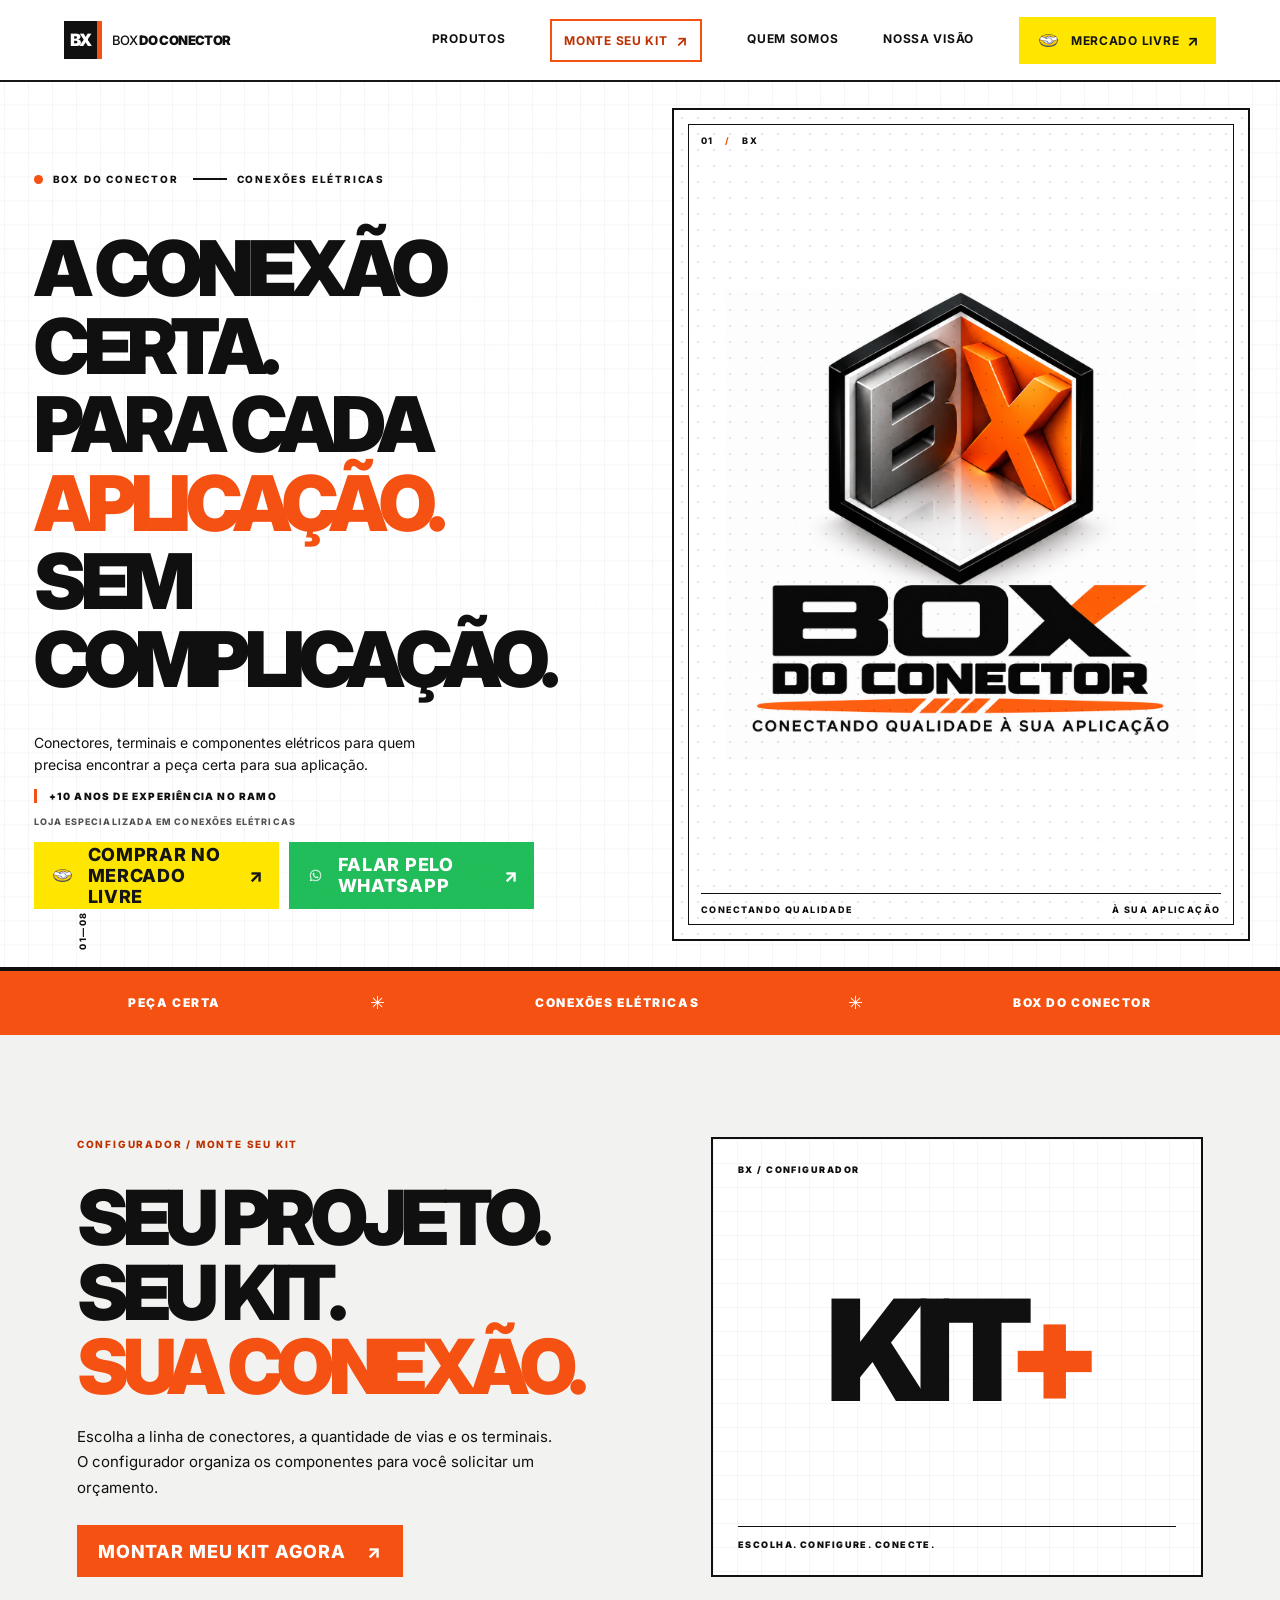
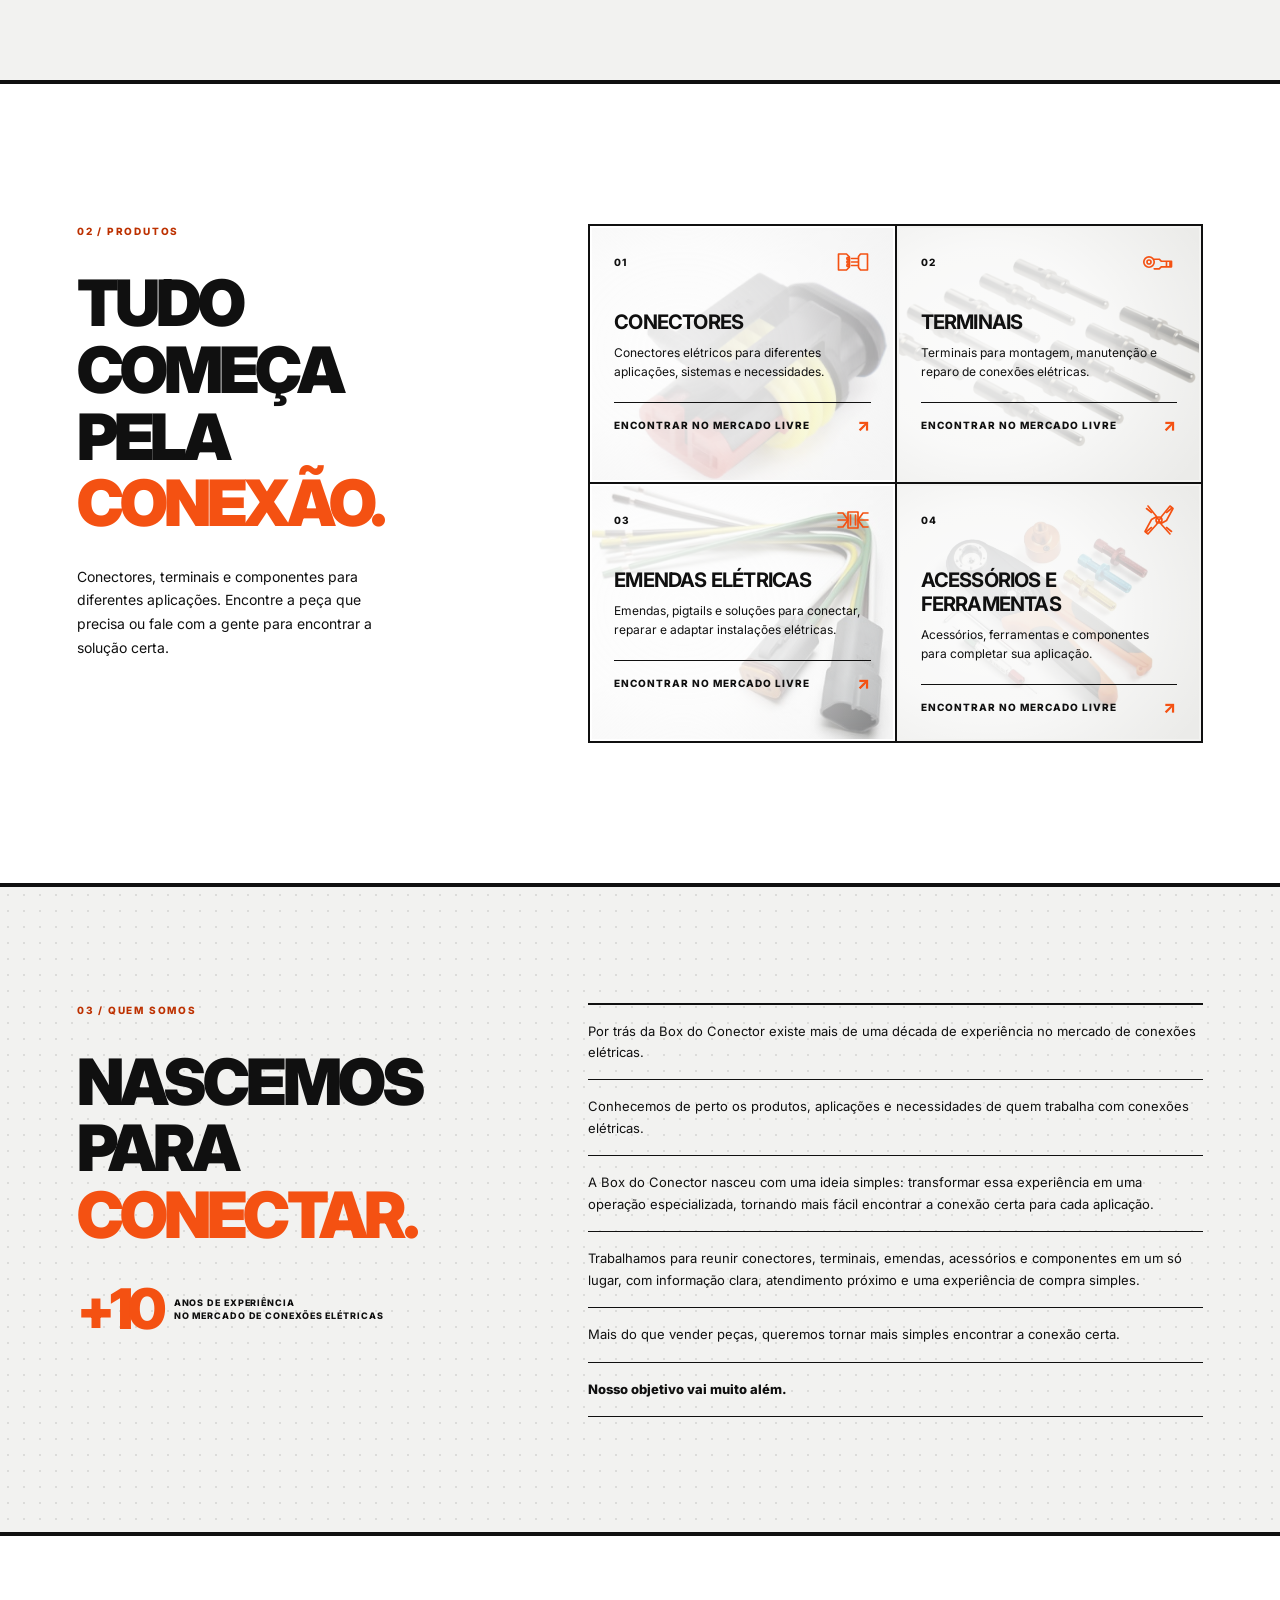
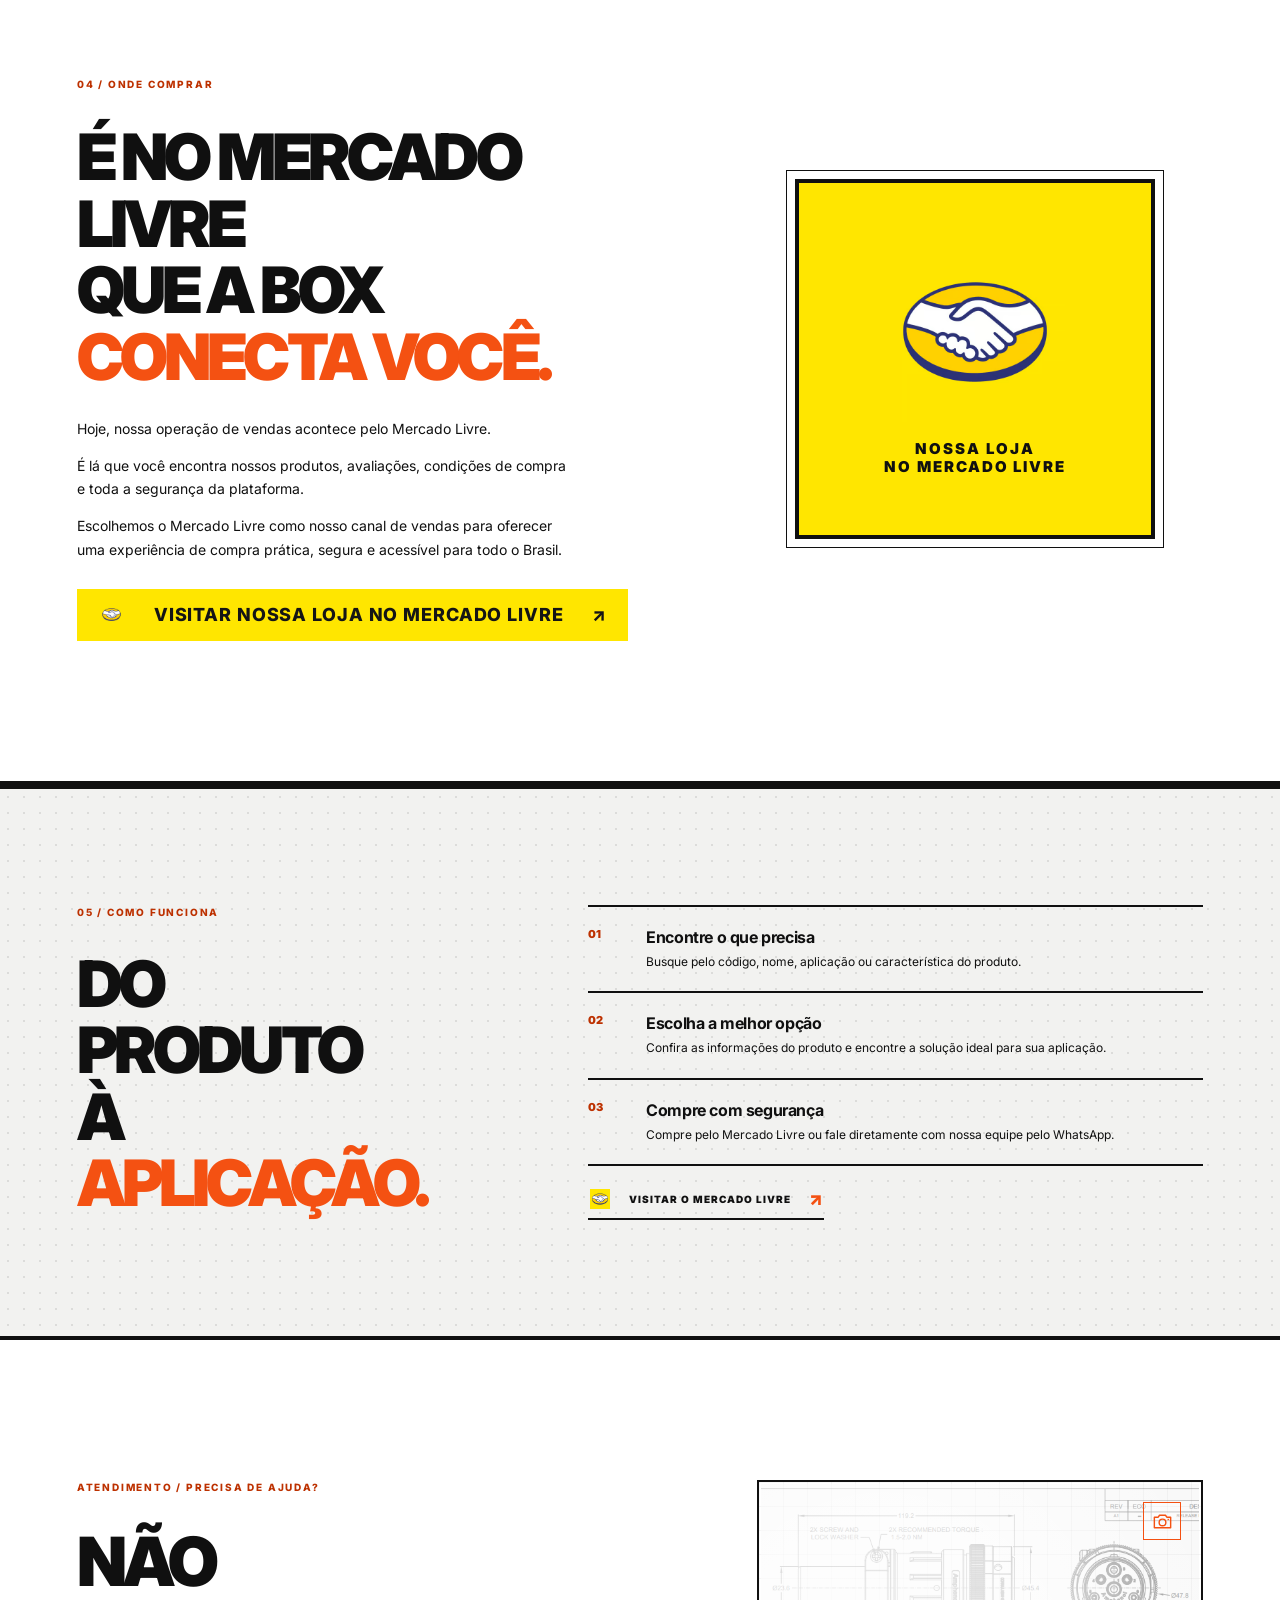
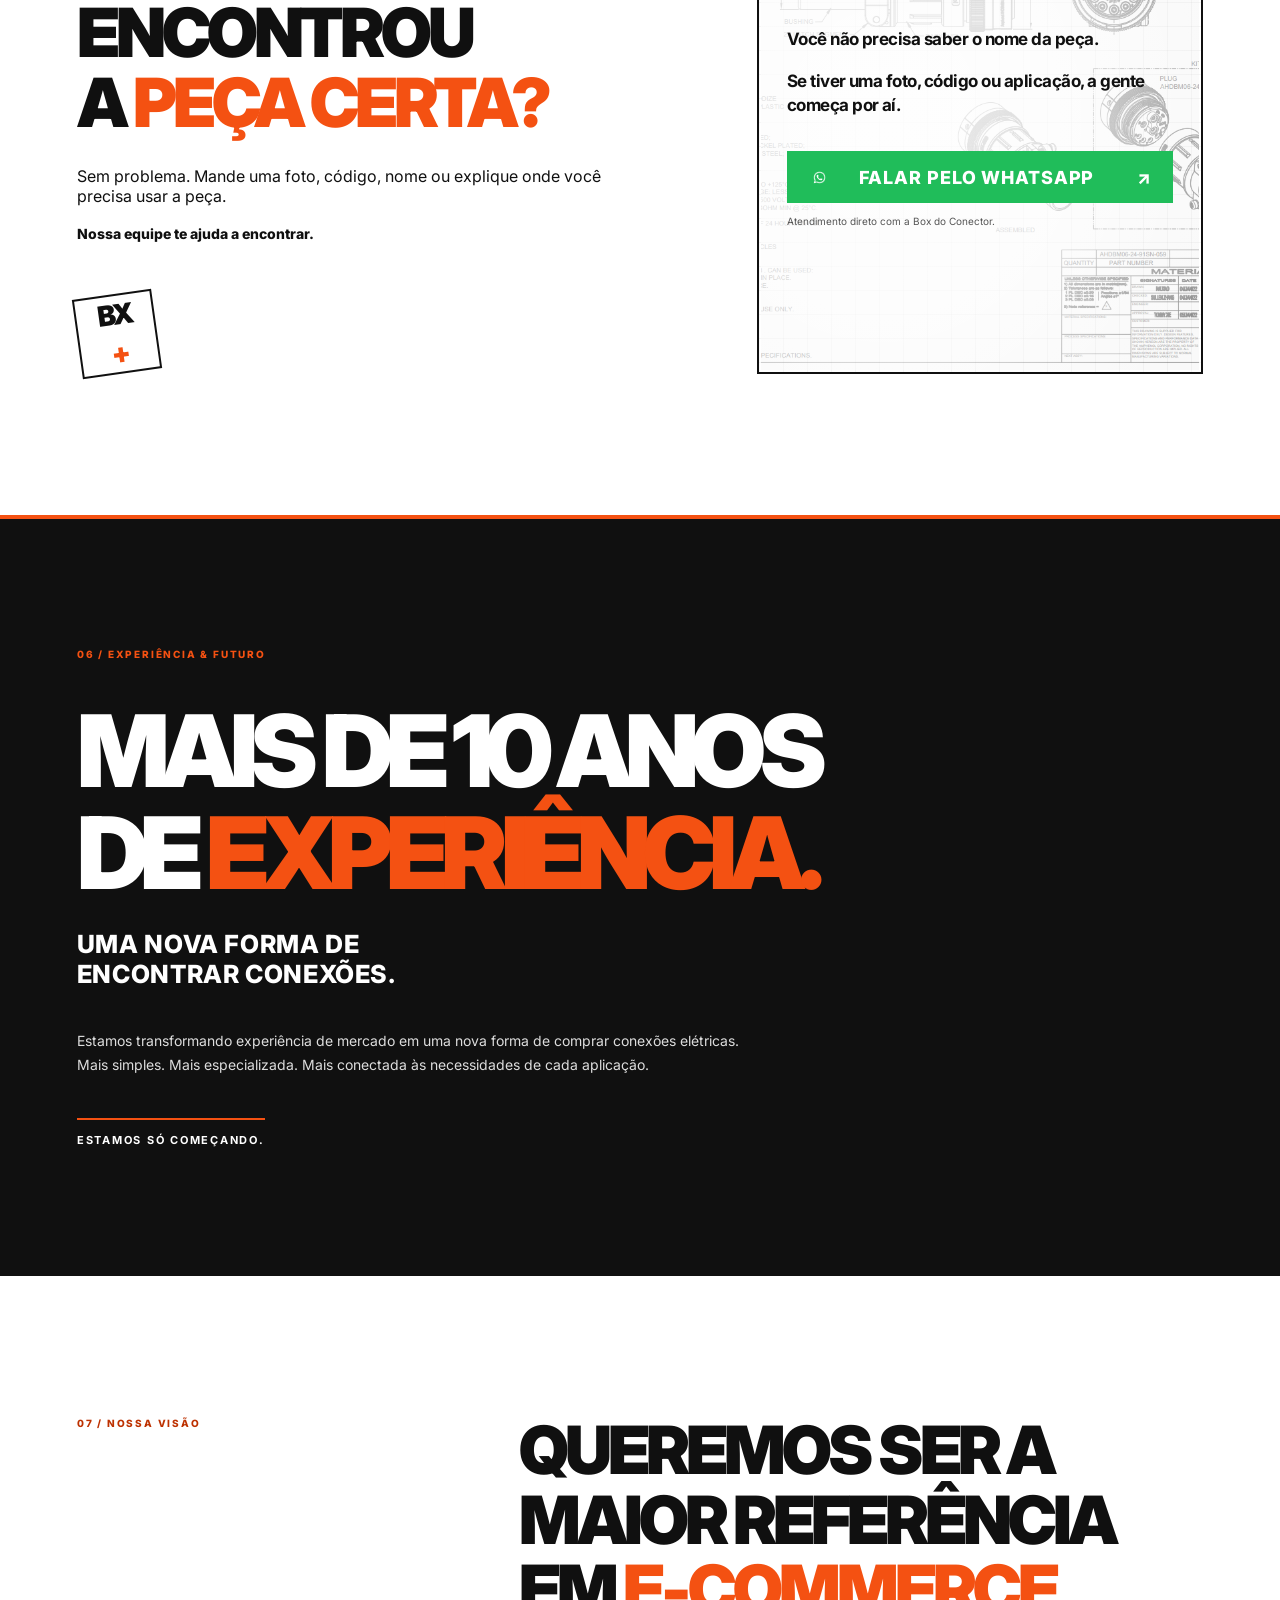
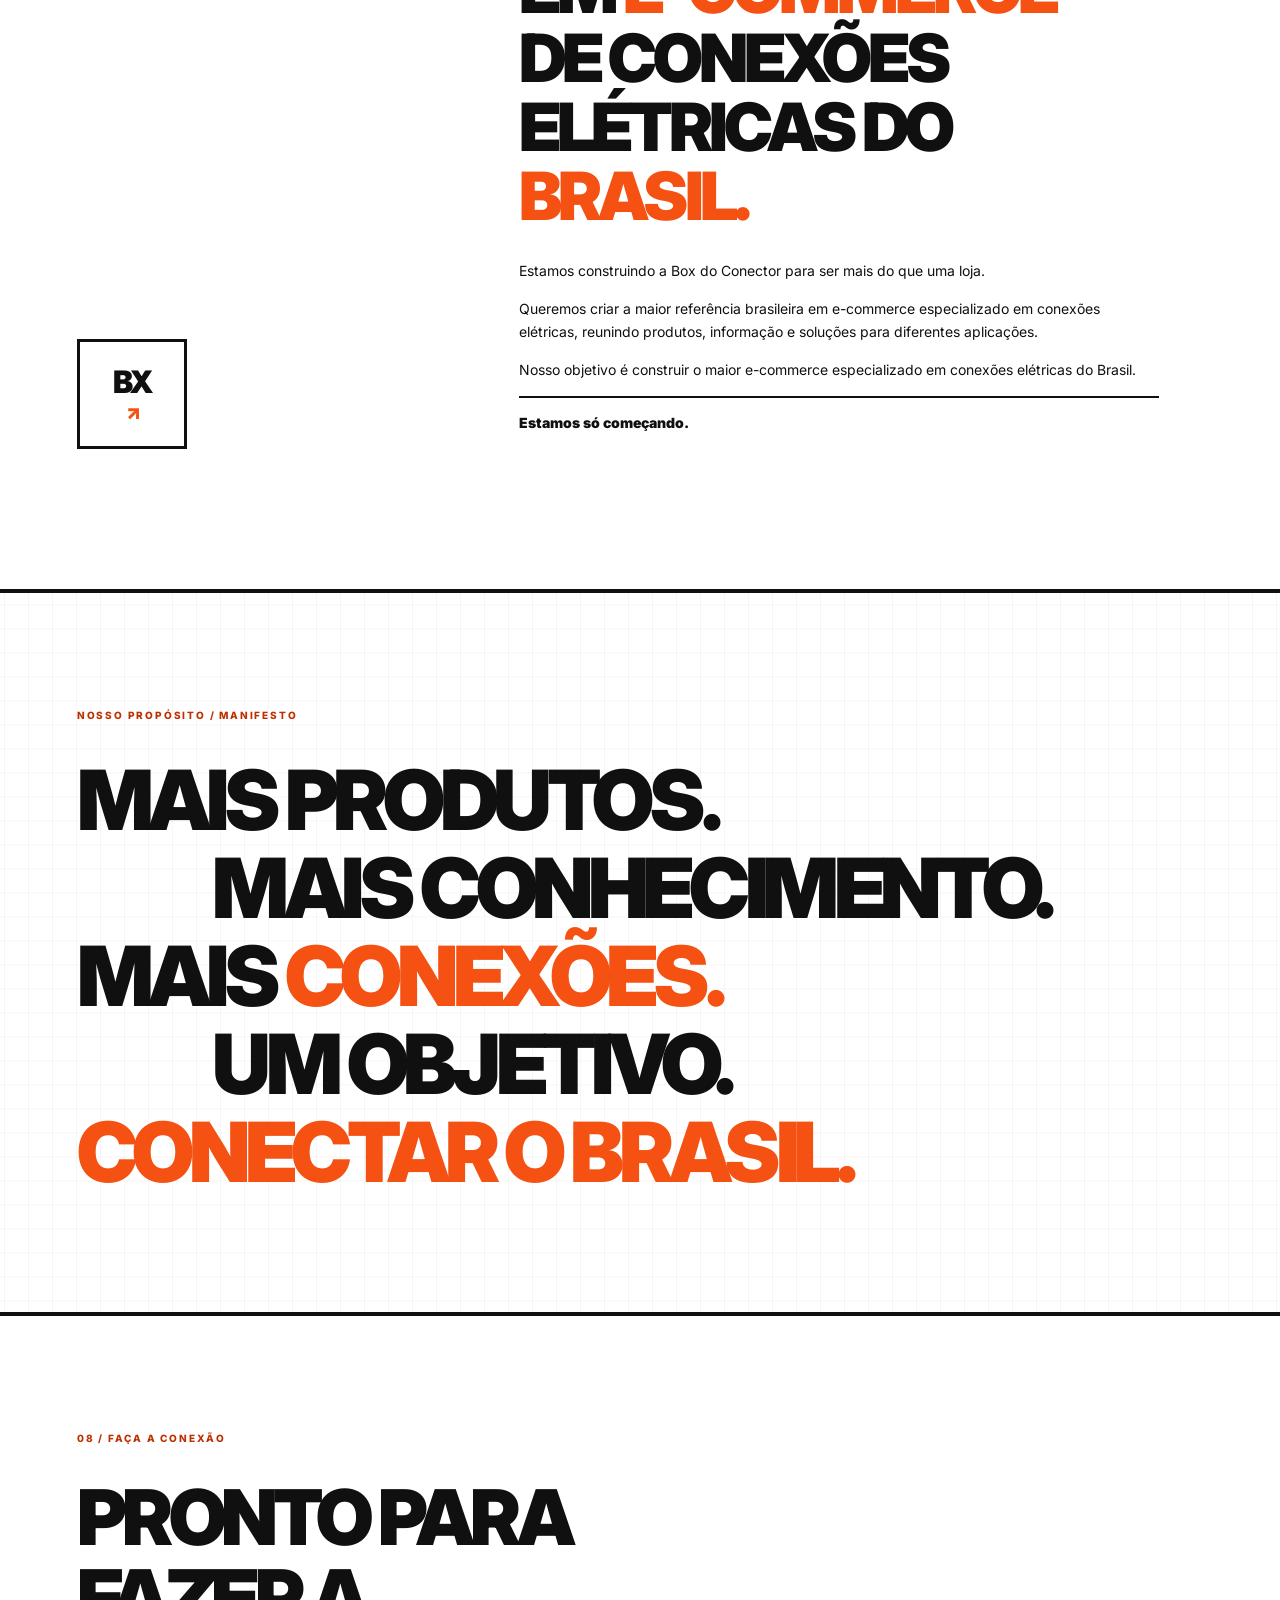
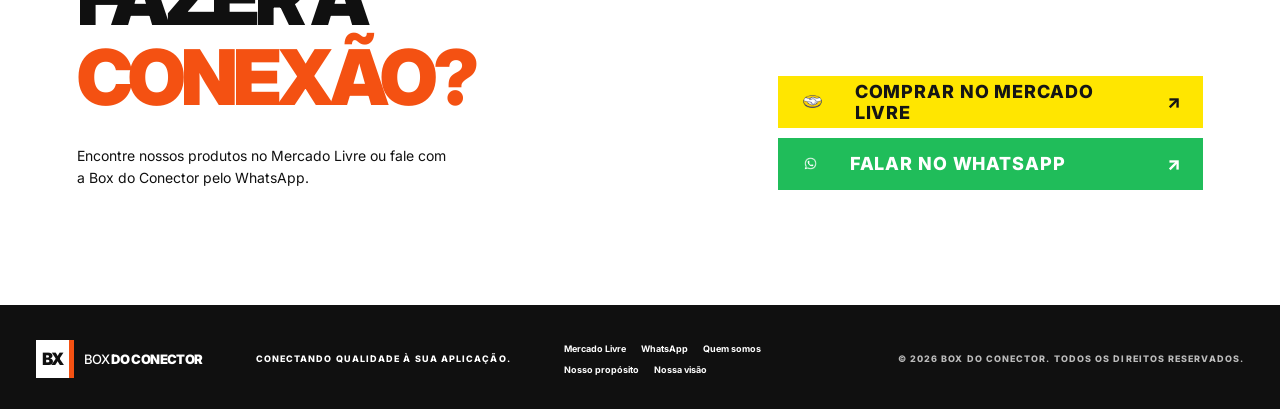
<file: index.html>
<!doctype html>
<html lang="pt-BR">
  <head>
    <meta charset="utf-8" />
    <meta name="viewport" content="width=device-width, initial-scale=1" />
    <meta name="theme-color" content="#ffffff" />
    <meta name="description" content="Box do Conector: conectores, terminais e componentes elétricos. Mais de 10 anos de experiência no ramo de conexões elétricas." />
    <title>Box do Conector — Conectando qualidade à sua aplicação</title>
    <link rel="preconnect" href="https://fonts.googleapis.com" />
    <link rel="preconnect" href="https://fonts.gstatic.com" crossorigin />
    <link href="https://fonts.googleapis.com/css2?family=Inter:wght@400;500;600;700;800;900&display=swap" rel="stylesheet" />
    <link rel="stylesheet" href="styles.css" />
    <script src="config.js" defer></script>
    <script src="script.js" defer></script>
  </head>
  <body>
    <a class="skip-link" href="#conteudo">Pular para o conteúdo</a>
    <header class="site-header">
      <a class="brand" href="#inicio" aria-label="Box do Conector, início">
        <span class="brand-mark" aria-hidden="true">BX</span>
        <span class="brand-name">BOX <b>DO CONECTOR</b></span>
      </a>
      <button class="menu-toggle" type="button" aria-expanded="false" aria-controls="site-nav">
        <span class="menu-icon" aria-hidden="true"></span><span class="menu-label">Menu</span>
      </button>
      <nav class="site-nav" id="site-nav" aria-label="Navegação principal">
        <a href="#produtos">Produtos</a>
        <a class="nav-kit-link" href="monte-seu-kit.html">Monte seu Kit <span aria-hidden="true">↗</span></a>
        <a href="#quem-somos">Quem somos</a>
        <a href="#visao">Nossa visão</a>
        <a class="nav-cta button-market external-link" data-destination="mercadoLivre" target="_blank" rel="noopener noreferrer"><img class="market-icon" src="mercado-livre.avif" alt="" /><span>Mercado Livre</span><span aria-hidden="true">↗</span></a>
      </nav>
    </header>

    <main id="conteudo">
      <section class="hero swiss-grid" id="inicio" aria-labelledby="hero-title">
        <div class="hero-copy">
          <p class="eyebrow"><span class="signal-dot"></span> BOX DO CONECTOR <span class="eyebrow-rule"></span> CONEXÕES ELÉTRICAS</p>
          <h1 id="hero-title">A CONEXÃO<br />CERTA.<br />PARA CADA<br /><span>APLICAÇÃO.</span><br />SEM<br />COMPLICAÇÃO.</h1>
          <div class="hero-bottom hero-bottom-stack">
            <p>Conectores, terminais e componentes elétricos para quem precisa encontrar a peça certa para sua aplicação.</p>
            <p class="experience-tag">+10 ANOS DE EXPERIÊNCIA NO RAMO</p>
            <p class="position-tag">LOJA ESPECIALIZADA EM CONEXÕES ELÉTRICAS</p>
            <div class="hero-actions">
              <a class="button button-market external-link" data-destination="mercadoLivre" target="_blank" rel="noopener noreferrer"><img class="market-icon" src="mercado-livre.avif" alt="" /><span>Comprar no Mercado Livre</span><span aria-hidden="true">↗</span></a>
              <a class="button button-whatsapp external-link" data-destination="whatsapp" target="_blank" rel="noopener noreferrer"><img class="whatsapp-icon" src="whatsapp.webp" alt="" /><span>Falar pelo WhatsApp</span><span aria-hidden="true">↗</span></a>
            </div>
          </div>
        </div>
        <div class="hero-art" aria-label="Logo Box do Conector">
          <div class="art-index">01 <span>/</span> BX</div>
          <img src="logo-box-do-conector.png" alt="Logo Box do Conector em laranja e preto" />
          <div class="art-caption"><span>CONECTANDO QUALIDADE</span><span>À SUA APLICAÇÃO</span></div>
        </div>
        <div class="hero-index" aria-hidden="true">01—08</div>
      </section>

      <section class="ticker" aria-label="Slogan da Box do Conector">
        <span>PEÇA CERTA</span><i aria-hidden="true">✳</i><span>CONEXÕES ELÉTRICAS</span><i aria-hidden="true">✳</i><span>BOX DO CONECTOR</span>
      </section>

      <section class="kit-feature" aria-labelledby="kit-feature-title">
        <div class="kit-feature-copy">
          <p class="section-number">CONFIGURADOR / MONTE SEU KIT</p>
          <h2 id="kit-feature-title">SEU PROJETO.<br />SEU KIT.<br /><span>SUA CONEXÃO.</span></h2>
          <p>Escolha a linha de conectores, a quantidade de vias e os terminais. O configurador organiza os componentes para você solicitar um orçamento.</p>
          <a class="button button-kit" href="monte-seu-kit.html"><span>Montar meu kit agora</span><span aria-hidden="true">↗</span></a>
        </div>
        <div class="kit-feature-aside" aria-hidden="true">
          <span class="kit-feature-index">BX / CONFIGURADOR</span>
          <span class="kit-feature-mark">KIT<span>+</span></span>
          <span class="kit-feature-caption">ESCOLHA. CONFIGURE. CONECTE.</span>
        </div>
      </section>

      <section class="section solutions" id="produtos" aria-labelledby="products-title">
        <div class="section-heading">
          <p class="section-number">02 / PRODUTOS</p>
          <h2 id="products-title">TUDO<br />COMEÇA<br />PELA<br /><span>CONEXÃO.</span></h2>
          <p class="section-intro">Conectores, terminais e componentes para diferentes aplicações. Encontre a peça que precisa ou fale com a gente para encontrar a solução certa.</p>
        </div>
        <div class="solution-grid">
          <article class="solution-card card-connectors">
            <span class="card-number">01</span><svg class="card-symbol symbol-connectors" viewBox="0 0 36 36" aria-hidden="true"><path d="M3.5 10h8l3 3v10l-3 3h-8z"/><circle cx="13" cy="14.5" r="1.15"/><circle cx="13" cy="18" r="1.15"/><circle cx="13" cy="21.5" r="1.15"/><path d="M32.5 10h-7l-2 2.5v11l2 2.5h7zM16.5 14.5h7M16.5 18h7M16.5 21.5h7"/></svg>
            <h3>Conectores</h3><p>Conectores elétricos para diferentes aplicações, sistemas e necessidades.</p><a class="external-link" data-destination="mercadoLivre" target="_blank" rel="noopener noreferrer">Encontrar no Mercado Livre <span aria-hidden="true">↗</span></a>
          </article>
          <article class="solution-card card-muted card-terminals">
            <span class="card-number">02</span><svg class="card-symbol symbol-terminal" viewBox="0 0 36 36" aria-hidden="true"><circle cx="8" cy="18" r="5.2"/><circle cx="8" cy="18" r="2"/><path d="M13.2 15.2h5l2 2h10.3v5.6H20.2l-2 2h-5M25.5 17.2v5.6M29 17.2v5.6"/></svg>
            <h3>Terminais</h3><p>Terminais para montagem, manutenção e reparo de conexões elétricas.</p><a class="external-link" data-destination="mercadoLivre" target="_blank" rel="noopener noreferrer">Encontrar no Mercado Livre <span aria-hidden="true">↗</span></a>
          </article>
          <article class="solution-card card-splices">
            <span class="card-number">03</span><svg class="card-symbol symbol-splice" viewBox="0 0 36 36" aria-hidden="true"><path d="M3 11h5l5 7-5 7H3M33 11h-5l-5 7 5 7h5"/><path d="M13 10h10v16H13zM3 18h10M23 18h10"/><path d="M15.5 13v10M20.5 13v10"/></svg>
            <h3>Emendas elétricas</h3><p>Emendas, pigtails e soluções para conectar, reparar e adaptar instalações elétricas.</p><a class="external-link" data-destination="mercadoLivre" target="_blank" rel="noopener noreferrer">Encontrar no Mercado Livre <span aria-hidden="true">↗</span></a>
          </article>
          <article class="solution-card card-muted card-tools">
            <span class="card-number">04</span><svg class="card-symbol symbol-crimper" viewBox="0 0 36 36" aria-hidden="true"><path d="m7 4 8.5 10.5 2.5 4 2.5-4L29 4l3 2.5-6.5 12L21 21M29 32l-8.5-9.5-2.5-4-2.5 4L7 32l-3-2.5 6.5-12L15 15"/><circle cx="18" cy="18" r="3"/><path d="m5.5 6.5 5 4M30.5 6.5l-5 4M5.5 29.5l5-4M30.5 29.5l-5-4"/></svg>
            <h3>Acessórios e ferramentas</h3><p>Acessórios, ferramentas e componentes para completar sua aplicação.</p><a class="external-link" data-destination="mercadoLivre" target="_blank" rel="noopener noreferrer">Encontrar no Mercado Livre <span aria-hidden="true">↗</span></a>
          </article>
        </div>
      </section>

      <section class="process swiss-dots" id="quem-somos" aria-labelledby="about-title">
        <div class="process-title">
          <p class="section-number">03 / QUEM SOMOS</p>
          <h2 id="about-title">NASCEMOS<br />PARA<br /><span>CONECTAR.</span></h2>
          <div class="experience-number"><strong>+10</strong><span>ANOS DE EXPERIÊNCIA<br />NO MERCADO DE CONEXÕES ELÉTRICAS</span></div>
        </div>
        <div class="about-copy">
          <p>Por trás da Box do Conector existe mais de uma década de experiência no mercado de conexões elétricas.</p>
          <p>Conhecemos de perto os produtos, aplicações e necessidades de quem trabalha com conexões elétricas.</p>
          <p>A Box do Conector nasceu com uma ideia simples: transformar essa experiência em uma operação especializada, tornando mais fácil encontrar a conexão certa para cada aplicação.</p>
          <p>Trabalhamos para reunir conectores, terminais, emendas, acessórios e componentes em um só lugar, com informação clara, atendimento próximo e uma experiência de compra simples.</p>
          <p>Mais do que vender peças, queremos tornar mais simples encontrar a conexão certa.</p>
          <p class="about-emphasis">Nosso objetivo vai muito além.</p>
        </div>
      </section>

      <section class="market section" id="mercado-livre" aria-labelledby="market-title">
        <div class="market-copy">
          <p class="section-number">04 / ONDE COMPRAR</p>
          <h2 id="market-title">É NO MERCADO LIVRE<br />QUE A BOX <span>CONECTA VOCÊ.</span></h2>
          <p>Hoje, nossa operação de vendas acontece pelo Mercado Livre.</p>
          <p>É lá que você encontra nossos produtos, avaliações, condições de compra e toda a segurança da plataforma.</p>
          <p>Escolhemos o Mercado Livre como nosso canal de vendas para oferecer uma experiência de compra prática, segura e acessível para todo o Brasil.</p>
          <a class="button button-market external-link" data-destination="mercadoLivre" target="_blank" rel="noopener noreferrer"><img class="market-icon" src="mercado-livre.avif" alt="" /><span>Visitar nossa loja no Mercado Livre</span><span aria-hidden="true">↗</span></a>
        </div>
        <div class="market-stamp"><img src="mercado-livre.avif" alt="Logo do Mercado Livre" /><span>NOSSA LOJA<br />NO MERCADO LIVRE</span></div>
      </section>

      <section class="process swiss-dots" id="processo" aria-labelledby="process-title">
        <div class="process-title">
          <p class="section-number">05 / COMO FUNCIONA</p>
          <h2 id="process-title">DO<br />PRODUTO<br />À<br /><span>APLICAÇÃO.</span></h2>
        </div>
        <div class="steps-wrap">
          <ol class="steps">
            <li><span>01</span><div><h3>Encontre o que precisa</h3><p>Busque pelo código, nome, aplicação ou característica do produto.</p></div></li>
            <li><span>02</span><div><h3>Escolha a melhor opção</h3><p>Confira as informações do produto e encontre a solução ideal para sua aplicação.</p></div></li>
            <li><span>03</span><div><h3>Compre com segurança</h3><p>Compre pelo Mercado Livre ou fale diretamente com nossa equipe pelo WhatsApp.</p></div></li>
          </ol>
          <a class="text-link external-link" data-destination="mercadoLivre" target="_blank" rel="noopener noreferrer"><img class="market-icon" src="mercado-livre.avif" alt="" />Visitar o Mercado Livre <span aria-hidden="true">↗</span></a>
        </div>
      </section>

      <section class="contact section" id="contato" aria-labelledby="contact-title">
        <div class="contact-aside">
          <p class="section-number">ATENDIMENTO / PRECISA DE AJUDA?</p>
          <h2 id="contact-title">NÃO ENCONTROU<br />A <span>PEÇA CERTA?</span></h2>
          <p>Sem problema. Mande uma foto, código, nome ou explique onde você precisa usar a peça.</p>
          <p class="contact-extra">Nossa equipe te ajuda a encontrar.</p>
          <div class="contact-stamp">BX<span>+</span></div>
        </div>
        <div class="whatsapp-panel">
          <span class="whatsapp-panel-mark" aria-hidden="true"><svg viewBox="0 0 24 24"><path d="M3.5 7.5h4l1.4-2h6.2l1.4 2h4v11h-17z"/><circle cx="12" cy="13" r="3.5"/><path d="M18 10h.01"/></svg></span>
          <p>Você não precisa saber o nome da peça.</p>
          <p>Se tiver uma foto, código ou aplicação, a gente começa por aí.</p>
          <a class="button button-whatsapp external-link" data-destination="whatsapp" target="_blank" rel="noopener noreferrer"><img class="whatsapp-icon" src="whatsapp.webp" alt="" /><span>Falar pelo WhatsApp</span><span aria-hidden="true">↗</span></a>
          <span class="form-note">Atendimento direto com a Box do Conector.</span>
        </div>
      </section>

      <section class="statement" aria-label="Experiência e futuro da marca">
        <p class="section-number">06 / EXPERIÊNCIA &amp; FUTURO</p>
        <h2>MAIS DE 10 ANOS<br />DE <span>EXPERIÊNCIA.</span></h2>
        <p class="statement-sub">UMA NOVA FORMA DE<br />ENCONTRAR CONEXÕES.</p>
        <p class="statement-copy">Estamos transformando experiência de mercado em uma nova forma de comprar conexões elétricas.<br />Mais simples. Mais especializada. Mais conectada às necessidades de cada aplicação.</p>
        <strong>ESTAMOS SÓ COMEÇANDO.</strong>
      </section>

      <section class="vision section" id="visao" aria-labelledby="vision-title">
        <div class="vision-label"><p class="section-number">07 / NOSSA VISÃO</p><span class="vision-symbol" aria-hidden="true">BX<br /><i>↗</i></span></div>
        <div class="vision-copy">
          <h2 id="vision-title">QUEREMOS SER A<br />MAIOR REFERÊNCIA<br />EM <em>E-COMMERCE</em><br />DE CONEXÕES<br />ELÉTRICAS DO<br /><span>BRASIL.</span></h2>
          <p>Estamos construindo a Box do Conector para ser mais do que uma loja.</p>
          <p>Queremos criar a maior referência brasileira em e-commerce especializado em conexões elétricas, reunindo produtos, informação e soluções para diferentes aplicações.</p>
          <p>Nosso objetivo é construir o maior e-commerce especializado em conexões elétricas do Brasil.</p>
          <p class="vision-close">Estamos só começando.</p>
        </div>
      </section>

      <section class="manifesto swiss-grid" id="manifesto" aria-label="Manifesto da Box do Conector">
        <p class="section-number">NOSSO PROPÓSITO / MANIFESTO</p>
        <div class="manifesto-lines"><p>MAIS PRODUTOS.</p><p>MAIS CONHECIMENTO.</p><p>MAIS <span>CONEXÕES.</span></p><p>UM OBJETIVO.</p><p><span>CONECTAR O BRASIL.</span></p></div>
      </section>

      <section class="final-cta" aria-labelledby="final-title">
        <div><p class="section-number">08 / FAÇA A CONEXÃO</p><h2 id="final-title">PRONTO PARA<br />FAZER A <span>CONEXÃO?</span></h2><p>Encontre nossos produtos no Mercado Livre ou fale com a Box do Conector pelo WhatsApp.</p></div>
        <div class="final-actions">
          <a class="button button-market external-link" data-destination="mercadoLivre" target="_blank" rel="noopener noreferrer"><img class="market-icon" src="mercado-livre.avif" alt="" /><span>Comprar no Mercado Livre</span><span aria-hidden="true">↗</span></a>
          <a class="button button-whatsapp external-link" data-destination="whatsapp" target="_blank" rel="noopener noreferrer"><img class="whatsapp-icon" src="whatsapp.webp" alt="" /><span>Falar no WhatsApp</span><span aria-hidden="true">↗</span></a>
        </div>
      </section>
    </main>

    <footer class="site-footer">
      <a class="brand footer-brand" href="#inicio"><span class="brand-mark" aria-hidden="true">BX</span><span class="brand-name">BOX <b>DO CONECTOR</b></span></a>
      <p>CONECTANDO QUALIDADE À SUA APLICAÇÃO.</p>
      <nav class="footer-links" aria-label="Links do rodapé">
        <a class="external-link" data-destination="mercadoLivre" target="_blank" rel="noopener noreferrer">Mercado Livre</a>
        <a class="external-link" data-destination="whatsapp" target="_blank" rel="noopener noreferrer">WhatsApp</a>
        <a href="#quem-somos">Quem somos</a><a href="#manifesto">Nosso propósito</a><a href="#visao">Nossa visão</a>
      </nav>
      <span class="copyright">© 2026 BOX DO CONECTOR. TODOS OS DIREITOS RESERVADOS.</span>
    </footer>
  </body>
</html>
</file>
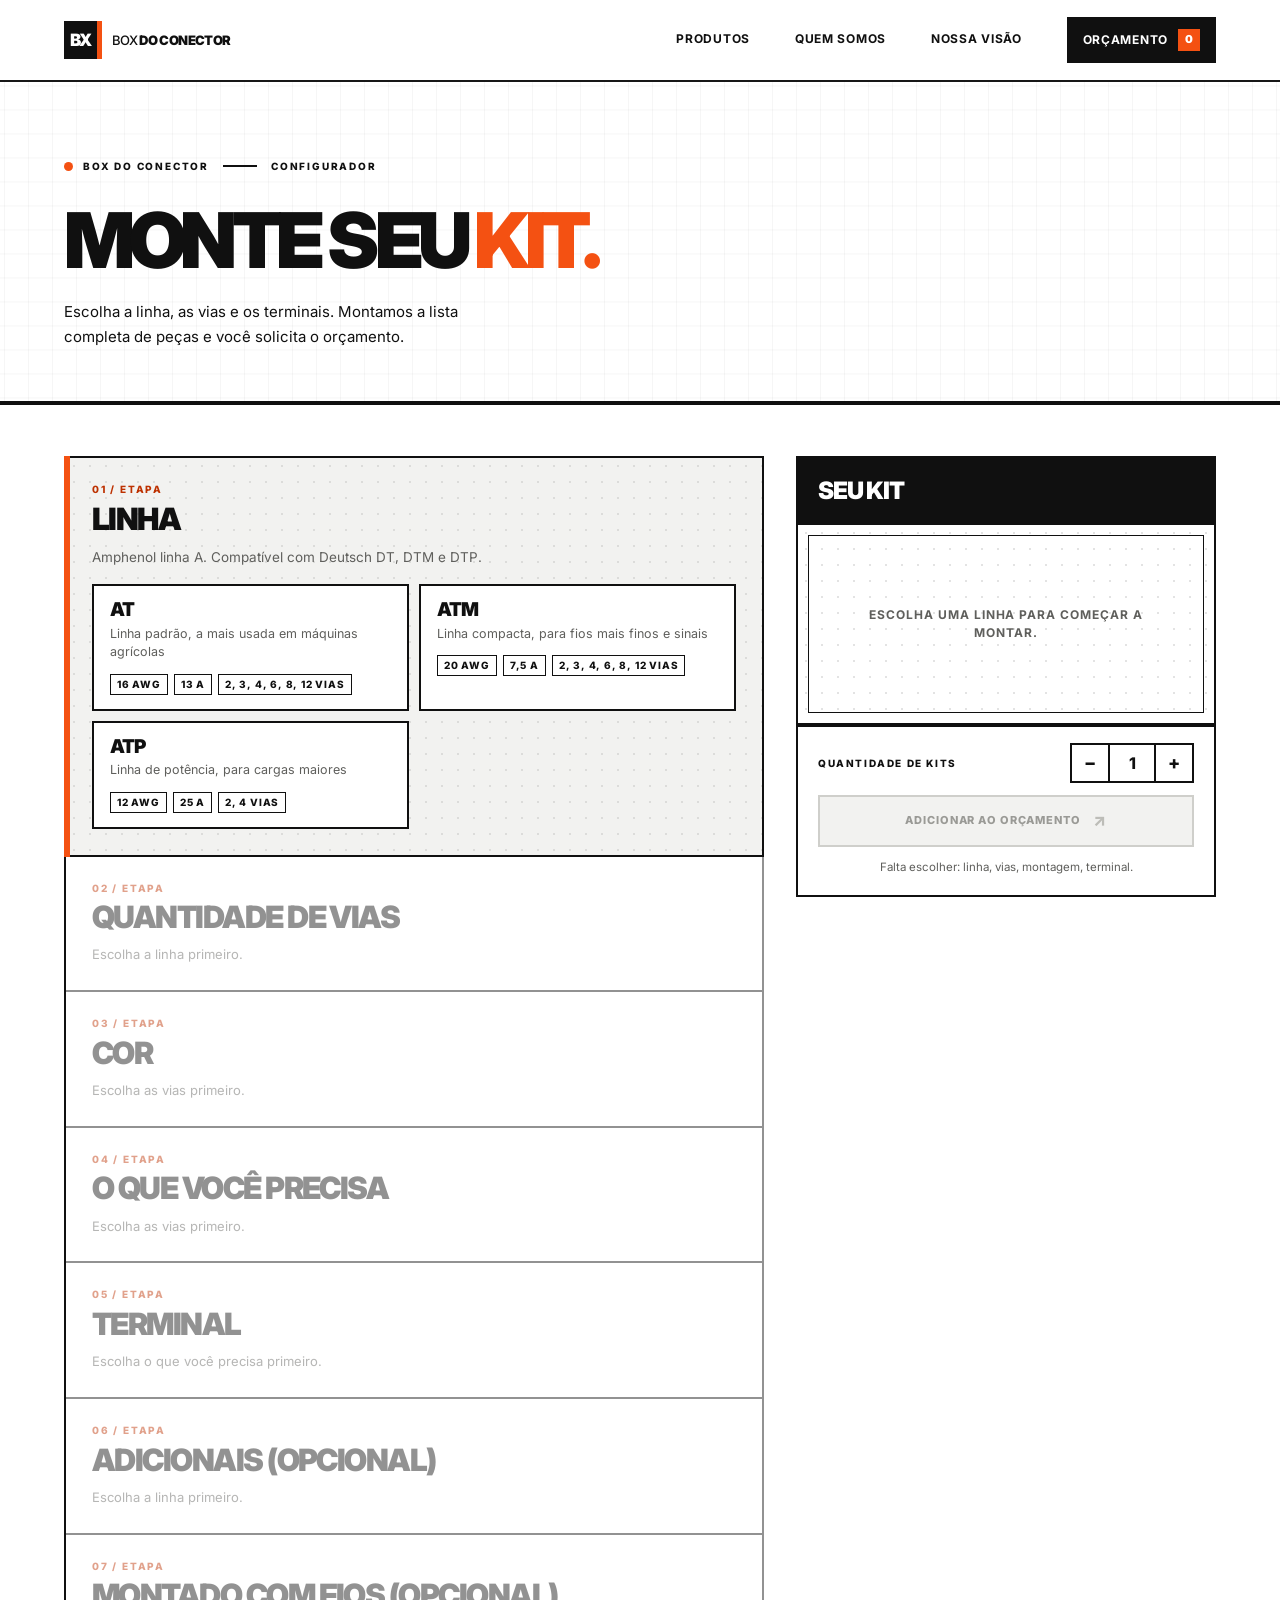
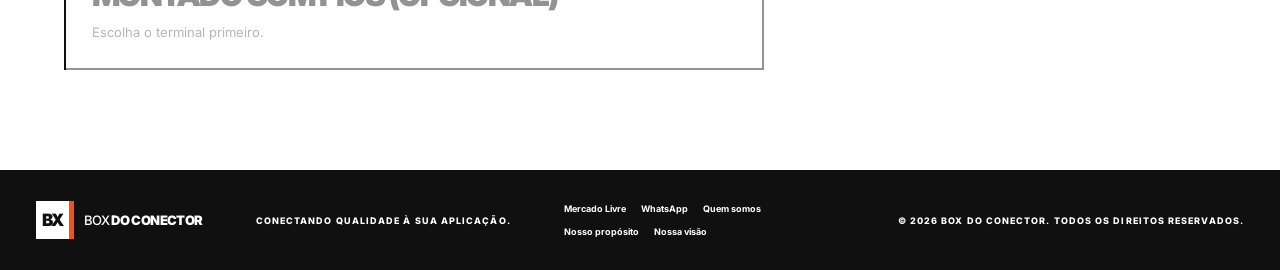
<file: monte-seu-kit.html>
<!DOCTYPE html>
<html lang="pt-BR">
<head>
  <meta charset="UTF-8">
  <meta name="viewport" content="width=device-width, initial-scale=1">
  <title>Monte seu kit | Box do Conector</title>
  <meta name="description" content="Monte seu kit de conectores Amphenol AT, ATM e ATP passo a passo e solicite um orçamento.">
  <meta name="theme-color" content="#ffffff">
  <link rel="preconnect" href="https://fonts.googleapis.com">
  <link rel="preconnect" href="https://fonts.gstatic.com" crossorigin>
  <link href="https://fonts.googleapis.com/css2?family=Inter:wght@400;500;600;700;800;900&display=swap" rel="stylesheet">
  <link rel="stylesheet" href="configurador/configurador.css">
</head>
<body>

  <header class="site-header">
    <a class="brand" href="index.html" aria-label="Box do Conector, início">
      <span class="brand-mark" aria-hidden="true">BX</span>
      <span class="brand-name">BOX <b>DO CONECTOR</b></span>
    </a>
    <nav class="site-nav" aria-label="Navegação principal">
      <a class="nav-link" href="index.html#produtos">Produtos</a>
      <a class="nav-link" href="index.html#quem-somos">Quem somos</a>
      <a class="nav-link" href="index.html#visao">Nossa visão</a>
      <button class="nav-orc" id="abrirOrcamento" type="button">
        Orçamento <span class="nav-orc__n" id="contadorOrc">0</span>
      </button>
    </nav>
  </header>

  <main>
    <section class="intro swiss-grid">
      <div class="intro__in">
        <p class="eyebrow"><span class="signal-dot"></span>Box do Conector<span class="eyebrow-rule"></span>Configurador</p>
        <h1>MONTE SEU <span>KIT.</span></h1>
        <p class="intro__sub">Escolha a linha, as vias e os terminais. Montamos a lista completa de peças e você solicita o orçamento.</p>
      </div>
    </section>

    <div class="config">
      <!-- Passos -->
      <div class="passos" id="passos"></div>

      <!-- Painel do kit -->
      <aside class="kit" id="kit" aria-live="polite"></aside>
    </div>
  </main>

  <footer class="site-footer">
    <a class="brand footer-brand" href="index.html"><span class="brand-mark" aria-hidden="true">BX</span><span class="brand-name">BOX <b>DO CONECTOR</b></span></a>
    <p>CONECTANDO QUALIDADE À SUA APLICAÇÃO.</p>
    <nav class="footer-links" aria-label="Links do rodapé">
      <a target="_blank" rel="noopener noreferrer" href="https://lista.mercadolivre.com.br/_CustId_3509431602">Mercado Livre</a>
      <a target="_blank" rel="noopener noreferrer" href="https://wa.me/5548991429569">WhatsApp</a>
      <a href="index.html#quem-somos">Quem somos</a><a href="index.html#manifesto">Nosso propósito</a><a href="index.html#visao">Nossa visão</a>
    </nav>
    <span class="copyright">© 2026 BOX DO CONECTOR. TODOS OS DIREITOS RESERVADOS.</span>
  </footer>

  <!-- Gaveta do orçamento -->
  <div class="gaveta" id="gaveta" hidden>
    <div class="gaveta__fundo" data-fechar></div>
    <section class="gaveta__painel" role="dialog" aria-modal="true" aria-labelledby="tituloOrc">
      <header class="gaveta__topo">
        <h2 id="tituloOrc">SEU ORÇAMENTO</h2>
        <button class="fechar" type="button" data-fechar aria-label="Fechar">✕</button>
      </header>
      <div class="gaveta__corpo" id="gavetaCorpo"></div>
    </section>
  </div>

  <div class="barra-mob" id="barraMob" hidden></div>

  <div class="toast" id="toast" role="status" hidden></div>

  <script src="configurador/catalogo.js"></script>
  <script src="configurador/configurador.js"></script>
</body>
</html>
</file>
<file: styles.css>
:root {
  color-scheme: light;
  --ink: #101010;
  --paper: #fff;
  --muted: #f2f2f0;
  --orange: #f45112;
  --orange-dark: #bd3100;
  --line: #171717;
  --content: 1480px;
  font-family: Inter, Arial, sans-serif;
  font-synthesis: none;
  text-rendering: optimizeLegibility;
  -webkit-font-smoothing: antialiased;
}
* { box-sizing: border-box; }
html { scroll-behavior: smooth; }
body { margin: 0; background: var(--paper); color: var(--ink); }
body::after { content: ""; position: fixed; inset: 0; pointer-events: none; z-index: 5; opacity: .025; background-image: url("data:image/svg+xml,%3Csvg viewBox='0 0 180 180' xmlns='http://www.w3.org/2000/svg'%3E%3Cfilter id='n'%3E%3CfeTurbulence type='fractalNoise' baseFrequency='.9' numOctaves='3' stitchTiles='stitch'/%3E%3C/filter%3E%3Crect width='100%25' height='100%25' filter='url(%23n)' opacity='.3'/%3E%3C/svg%3E"); }
a { color: inherit; text-decoration: none; }
button, input, textarea { font: inherit; }
.skip-link { position: absolute; top: -100px; left: 1rem; z-index: 20; padding: .8rem 1rem; background: var(--orange); color: #fff; font-weight: 700; }
.skip-link:focus { top: 1rem; }
.site-header { height: 82px; max-width: var(--content); margin: auto; padding: 0 5%; display: flex; align-items: center; justify-content: space-between; border-bottom: 2px solid var(--line); position: relative; z-index: 10; background: var(--paper); }
.brand { display: inline-flex; align-items: center; gap: 10px; font-size: 13px; letter-spacing: -.05em; font-weight: 500; }
.brand-mark { width: 38px; height: 38px; display: grid; place-items: center; background: var(--ink); color: white; font-weight: 900; letter-spacing: -.1em; font-size: 17px; border-right: 5px solid var(--orange); }
.brand-name b { font-weight: 900; }
.site-nav { display: flex; align-items: center; height: 100%; gap: clamp(20px, 3.5vw, 52px); font-size: 12px; text-transform: uppercase; letter-spacing: .06em; font-weight: 700; }
.site-nav a:not(.nav-cta) { height: 100%; display: grid; align-items: center; border-bottom: 3px solid transparent; transition: border-color .15s; }
.site-nav a:not(.nav-cta):hover { border-color: var(--orange); }
.nav-cta { padding: 10px 14px; transition: background .15s; }
.site-nav .nav-kit-link { display: inline-flex !important; align-items: center; gap: 8px; height: auto !important; padding: 10px 12px; border: 2px solid var(--orange) !important; color: var(--orange-dark); }
.site-nav .nav-kit-link span { font-size: 15px; }
.site-nav .nav-kit-link:hover { background: var(--orange); color: #fff; }
.menu-toggle { display: none; }
.hero { max-width: var(--content); margin: auto; min-height: 650px; display: grid; grid-template-columns: 1.05fr .95fr; position: relative; border-bottom: 4px solid var(--ink); }
.swiss-grid { background-image: linear-gradient(rgba(0,0,0,.035) 1px, transparent 1px), linear-gradient(90deg, rgba(0,0,0,.035) 1px, transparent 1px); background-size: 24px 24px; background-position: center; }
.hero-copy { padding: clamp(54px, 7vw, 100px) 30px 58px 5%; display: flex; flex-direction: column; align-items: flex-start; }
.eyebrow, .section-number { margin: 0; font-size: 10px; line-height: 1.5; letter-spacing: .18em; font-weight: 800; text-transform: uppercase; }
.eyebrow { display: flex; align-items: center; gap: 10px; }
.signal-dot { width: 9px; height: 9px; border-radius: 50%; background: var(--orange); }
.eyebrow-rule { width: 34px; height: 2px; background: var(--ink); margin-left: 4px; }
h1, h2, h3, p { margin-top: 0; }
.hero h1 { margin: 43px 0 32px; max-width: 10ch; font-size: clamp(58px, 6vw, 86px); letter-spacing: -.075em; line-height: 1.02; font-weight: 900; }
.hero h1 span { color: var(--orange); }
.hero-bottom { width: min(100%, 500px); display: flex; align-items: center; justify-content: space-between; gap: 22px; margin-top: auto; }
.hero-bottom p { max-width: 230px; margin: 0; font-size: 14px; line-height: 1.6; }
.button { min-height: 52px; padding: 0 19px; border: 2px solid var(--ink); display: inline-flex; align-items: center; justify-content: space-between; gap: 28px; font-size: 11px; text-transform: uppercase; letter-spacing: .08em; font-weight: 800; cursor: pointer; transition: background .15s, color .15s, border-color .15s; }
.button span { font-size: 18px; }
.button-dark { background: var(--ink); color: #fff; }
.button-dark:hover { border-color: var(--orange); background: var(--orange); }
.hero-art { min-height: 600px; align-self: stretch; margin: 26px 5% 26px 0; border: 2px solid var(--ink); background-color: var(--paper); background-image: radial-gradient(rgba(0,0,0,.11) .75px, transparent .75px); background-size: 16px 16px; position: relative; display: grid; place-items: center; overflow: hidden; }
.hero-art::before { content: ""; position: absolute; inset: 14px; border: 1px solid var(--ink); pointer-events: none; }
.hero-art img { position: relative; width: min(82%, 520px); height: auto; mix-blend-mode: multiply; }
.art-index, .art-caption { position: absolute; z-index: 1; left: 27px; right: 27px; font-size: 9px; text-transform: uppercase; letter-spacing: .16em; font-weight: 800; }
.art-index { top: 25px; }
.art-index span { color: var(--orange); margin: 0 8px; }
.art-caption { bottom: 24px; display: flex; justify-content: space-between; border-top: 1px solid var(--ink); padding-top: 10px; }
.hero-index { position: absolute; bottom: 17px; left: 6%; font-size: 9px; letter-spacing: .18em; font-weight: 800; writing-mode: vertical-rl; transform: rotate(180deg); }
.ticker { min-height: 64px; padding: 12px 5%; display: flex; align-items: center; justify-content: space-around; gap: 20px; background: var(--orange); color: #fff; font-size: 12px; font-weight: 900; letter-spacing: .13em; }
.ticker i { font-size: 18px; font-style: normal; }
.kit-feature { max-width: var(--content); margin: auto; padding: clamp(56px, 8vw, 108px) 6%; display: grid; grid-template-columns: 1.05fr .95fr; gap: 8%; align-items: stretch; border-bottom: 4px solid var(--ink); background: var(--muted); }
.kit-feature-copy { align-self: center; }
.kit-feature h2 { margin: 28px 0 20px; font-size: clamp(42px, 6vw, 76px); line-height: .98; letter-spacing: -.075em; font-weight: 900; }
.kit-feature h2 span { color: var(--orange); }
.kit-feature-copy > p:not(.section-number) { max-width: 480px; margin-bottom: 25px; font-size: 15px; line-height: 1.7; }
.button-kit { background: var(--orange); border-color: var(--orange); color: #fff; gap: 22px; }
.button-kit:hover { background: var(--ink); border-color: var(--ink); }
.kit-feature-aside { min-height: 300px; padding: 25px; border: 2px solid var(--ink); background-color: var(--paper); background-image: linear-gradient(rgba(0,0,0,.035) 1px, transparent 1px), linear-gradient(90deg, rgba(0,0,0,.035) 1px, transparent 1px); background-size: 24px 24px; display: flex; flex-direction: column; justify-content: space-between; }
.kit-feature-index, .kit-feature-caption { font-size: 9px; letter-spacing: .16em; font-weight: 900; }
.kit-feature-mark { align-self: center; font-size: clamp(74px, 11vw, 145px); line-height: .85; letter-spacing: -.1em; font-weight: 900; }
.kit-feature-mark span { color: var(--orange); }
.kit-feature-caption { border-top: 1px solid var(--ink); padding-top: 12px; }
.section { max-width: var(--content); margin: auto; padding: clamp(80px, 11vw, 150px) 6%; }
.solutions { display: grid; grid-template-columns: .8fr 1.2fr; gap: 9%; }
.section-number { color: var(--orange-dark); }
.section-heading h2, .process-title h2, .contact h2 { max-width: 11ch; margin: 31px 0 28px; font-size: clamp(40px, 5vw, 66px); line-height: 1.04; letter-spacing: -.06em; font-weight: 900; }
.section-heading h2 span, .process-title h2 span, .contact h2 span { color: var(--orange); }
.section-intro { max-width: 300px; font-size: 14px; line-height: 1.7; }
.solution-grid { display: grid; grid-template-columns: repeat(2, 1fr); border-top: 2px solid var(--ink); border-left: 2px solid var(--ink); align-self: start; }
.solution-card { min-height: 258px; padding: 24px; position: relative; isolation: isolate; overflow: hidden; border-right: 2px solid var(--ink); border-bottom: 2px solid var(--ink); transition: background .16s, color .16s; }
.solution-card::before { content: ""; position: absolute; inset: 2px; z-index: -1; pointer-events: none; opacity: .52; filter: grayscale(.12) saturate(.8) contrast(.9); mix-blend-mode: multiply; }
.solution-card::after { content: ""; position: absolute; inset: 2px; z-index: 0; pointer-events: none; background: radial-gradient(ellipse 82% 84% at 30% 48%, rgba(255,255,255,.82) 0%, rgba(255,255,255,.68) 48%, rgba(255,255,255,.3) 76%, rgba(255,255,255,0) 100%); }
.solution-card > * { position: relative; z-index: 1; }
.card-connectors::before { background-image: url("card-conectores.png"); background-repeat: no-repeat; background-size: cover; background-position: center 50%; }
.card-terminals::before { background-image: url("card-terminais.png"); background-repeat: no-repeat; background-size: cover; background-position: center 50%; }
.card-splices::before { background-image: url("card-emendas.png"); background-repeat: no-repeat; background-size: cover; background-position: center 46%; }
.card-tools::before { background-image: url("card-acessorios.png"); background-repeat: no-repeat; background-size: cover; background-position: center 50%; }
.solution-card:hover { background: var(--ink); color: white; }
.solution-card:hover::before { opacity: .22; }
.solution-card:hover::after { opacity: .08; }
.card-muted { background: var(--muted); }
.card-number { font-size: 10px; letter-spacing: .12em; font-weight: 800; }
.card-symbol { position: absolute; top: 18px; right: 24px; display: inline-block; width: 36px; height: 36px; fill: none; stroke: var(--orange); stroke-width: 1.65; stroke-linecap: round; stroke-linejoin: round; color: var(--orange); }
.solution-card h3 { margin: 40px 0 10px; font-size: 20px; letter-spacing: -.04em; text-transform: uppercase; }
.solution-card p { max-width: 255px; margin-bottom: 20px; font-size: 12px; line-height: 1.55; }
.solution-card a { display: flex; align-items: center; justify-content: space-between; border-top: 1px solid currentColor; padding-top: 12px; font-size: 10px; letter-spacing: .1em; text-transform: uppercase; font-weight: 800; }
.solution-card a span { color: var(--orange); font-size: 17px; }
.process { max-width: var(--content); margin: auto; padding: clamp(70px, 9vw, 120px) 6%; border-top: 4px solid var(--ink); border-bottom: 4px solid var(--ink); display: grid; grid-template-columns: .8fr 1.2fr; gap: 9%; background-color: var(--muted); background-image: radial-gradient(rgba(0,0,0,.09) .75px, transparent .75px); background-size: 16px 16px; }
.process-title h2 { margin-bottom: 0; }
.steps { list-style: none; padding: 0; margin: 0; }
.steps li { display: grid; grid-template-columns: 40px 1fr; gap: 18px; align-items: start; padding: 20px 0; border-top: 2px solid var(--ink); }
.steps li:last-child { border-bottom: 2px solid var(--ink); }
.steps li > span:first-child { color: var(--orange-dark); font-size: 11px; font-weight: 900; }
.steps h3 { margin: 0 0 6px; font-size: 16px; letter-spacing: -.025em; }
.steps p { margin: 0; font-size: 12px; line-height: 1.55; }
.contact { display: grid; grid-template-columns: 1fr .82fr; gap: 12%; }
.contact-aside { position: relative; }
.contact h2 { font-size: clamp(40px, 5.3vw, 70px); }
.contact-aside > p:last-of-type { max-width: 370px; font-size: 14px; line-height: 1.7; }
.contact-stamp { margin-top: 48px; width: 80px; height: 80px; border: 2px solid var(--ink); display: grid; place-items: center; font-size: 28px; font-weight: 900; letter-spacing: -.1em; transform: rotate(-8deg); }
.contact-stamp span { color: var(--orange); }
.button-orange { margin-top: 24px; background: var(--orange); color: #fff; border-color: var(--orange); width: 100%; }
.button-orange:hover { background: var(--ink); border-color: var(--ink); }
.form-note { color: #555; font-size: 10px; margin: 0; }
.site-footer { max-width: var(--content); min-height: 100px; padding: 24px 36px; margin: auto; background: var(--ink); color: white; display: flex; align-items: center; justify-content: space-between; gap: 20px; }
.footer-brand .brand-mark { background: #fff; color: var(--ink); border-color: var(--orange); }
.site-footer > p, .copyright { margin: 0; font-size: 9px; font-weight: 800; letter-spacing: .12em; }
.copyright { color: #bbb; }
.hero h1 { font-size: clamp(54px, 6vw, 80px); }
.hero-bottom-stack { align-items: flex-start; flex-direction: column; justify-content: flex-start; gap: 13px; }
.hero-bottom-stack p { max-width: 390px; }
.experience-tag { margin: 0; padding-left: 12px; border-left: 3px solid var(--orange); font-size: 10px !important; line-height: 1.4 !important; letter-spacing: .12em; font-weight: 900; }
.hero-actions, .final-actions { display: flex; flex-wrap: wrap; gap: 10px; }
.hero-actions .button { min-height: 50px; min-width: 220px; flex: 1 1 0; padding: 0 13px; gap: 11px; font-size: 9px; }
.position-tag { margin: -4px 0 0; color: #555; font-size: 9px !important; line-height: 1.4 !important; letter-spacing: .12em; font-weight: 800; }
.button-market { background: #ffe600; border-color: #ffe600; color: #151515; }
.button-market:hover { background: #f4d800; border-color: #f4d800; color: #111; }
.button-whatsapp { background: #20bd5a; border-color: #20bd5a; color: #fff; }
.button-whatsapp:hover { background: #159447; border-color: #159447; color: #fff; }
.market-icon { width: 28px; height: 23px; object-fit: contain; flex: 0 0 auto; }
.whatsapp-icon { width: 23px; height: 23px; object-fit: contain; filter: brightness(0) invert(1); flex: 0 0 auto; }
.text-link .market-icon { width: 23px; height: 20px; }
.button-market > span:nth-child(2), .button-whatsapp > span:nth-child(2) { flex: 1; text-align: left; }
.nav-cta.button-market { display: inline-flex !important; align-items: center; justify-content: center; gap: 8px; border: 2px solid #ffe600; color: #151515; }
.nav-cta.button-market > span:nth-child(2) { flex: 0 1 auto; text-align: left; }
.nav-cta.button-market > span:last-child { color: #151515; margin: 0; font-size: 15px; }
.button-light { background: white; color: var(--ink); }
.button-light:hover { background: var(--orange); border-color: var(--orange); color: #fff; }
.about-copy { border-top: 2px solid var(--ink); }
.about-copy p { margin: 0; padding: 16px 0; border-bottom: 1px solid var(--ink); font-size: 13px; line-height: 1.65; }
.about-copy .about-emphasis { font-weight: 800; }
.experience-number { margin-top: 36px; display: flex; align-items: center; gap: 13px; }
.experience-number strong { color: var(--orange); font-size: 56px; line-height: .9; letter-spacing: -.09em; font-weight: 900; }
.experience-number span { font-size: 9px; letter-spacing: .1em; font-weight: 800; line-height: 1.5; }
.market { display: grid; grid-template-columns: 1.1fr .9fr; gap: 10%; align-items: center; border-bottom: 4px solid var(--ink); }
.market h2, .vision h2, .final-cta h2 { max-width: 15ch; margin: 32px 0 27px; font-size: clamp(38px, 5vw, 64px); line-height: 1.04; letter-spacing: -.06em; font-weight: 900; }
.market h2 span, .vision h2 span, .final-cta h2 span { color: var(--orange); }
.market-copy > p:not(.section-number) { max-width: 490px; font-size: 14px; line-height: 1.65; }
.market-copy .button { margin-top: 14px; }
.market-stamp { width: min(100%, 360px); aspect-ratio: 1; border: 4px solid var(--ink); outline: 1px solid var(--ink); outline-offset: 8px; margin: 20px auto; padding: 26px; display: flex; flex-direction: column; align-items: center; justify-content: center; gap: 18px; background: #ffe600; font-weight: 900; text-align: center; }
.market-stamp img { width: 78%; max-height: 180px; object-fit: contain; }
.market-stamp span { font-size: 15px; line-height: 1.2; letter-spacing: .13em; }
.text-link { display: inline-flex; align-items: center; gap: 18px; margin-top: 22px; border-bottom: 2px solid var(--ink); padding: 0 0 9px; font-size: 10px; letter-spacing: .1em; text-transform: uppercase; font-weight: 900; }
.text-link span { color: var(--orange); font-size: 18px; }
.contact-extra { font-weight: 800; }
.whatsapp-panel { padding: 28px; border: 2px solid var(--ink); position: relative; isolation: isolate; overflow: hidden; background-color: #fff; background-image: linear-gradient(rgba(0,0,0,.035) 1px, transparent 1px), linear-gradient(90deg, rgba(0,0,0,.035) 1px, transparent 1px); background-size: 24px 24px; display: flex; flex-direction: column; align-items: flex-start; justify-content: center; }
.whatsapp-panel::before { content: ""; position: absolute; inset: 2px; z-index: -1; pointer-events: none; background: url("whatsapp-blueprint.png") no-repeat center 48% / cover; opacity: .44; filter: grayscale(.12) saturate(.8) contrast(.9); mix-blend-mode: multiply; }
.whatsapp-panel::after { content: ""; position: absolute; inset: 2px; z-index: 0; pointer-events: none; background: radial-gradient(ellipse 82% 84% at 28% 48%, rgba(255,255,255,.84) 0%, rgba(255,255,255,.68) 48%, rgba(255,255,255,.3) 76%, rgba(255,255,255,0) 100%); }
.whatsapp-panel > *:not(.whatsapp-panel-mark) { position: relative; z-index: 1; }
.whatsapp-panel-mark { position: absolute; top: 20px; right: 20px; z-index: 1; width: 38px; height: 38px; display: grid; place-items: center; border: 1px solid var(--orange); background: rgba(255,255,255,.25); color: var(--orange); }
.whatsapp-panel-mark svg { width: 23px; height: 23px; fill: none; stroke: currentColor; stroke-width: 1.5; stroke-linecap: round; stroke-linejoin: round; }
.whatsapp-panel p { max-width: 360px; font-size: 17px; line-height: 1.45; font-weight: 700; letter-spacing: -.03em; }
.whatsapp-panel .button { width: 100%; margin: 16px 0 12px; }
.statement { max-width: var(--content); margin: auto; padding: clamp(72px, 10vw, 130px) 6%; background: var(--ink); color: #fff; border-top: 4px solid var(--orange); }
.statement .section-number { color: var(--orange); }
.statement h2 { margin: 38px 0 25px; font-size: clamp(46px, 8vw, 100px); line-height: 1.02; letter-spacing: -.075em; font-weight: 900; }
.statement h2 span { color: var(--orange); }
.statement-sub { margin: 0 0 40px; font-size: clamp(16px, 2.5vw, 25px); line-height: 1.2; letter-spacing: .025em; font-weight: 800; }
.statement-copy { max-width: 700px; margin: 0 0 40px; color: #ddd; font-size: 14px; line-height: 1.75; }
.statement > strong { display: inline-block; padding-top: 13px; border-top: 2px solid var(--orange); font-size: 11px; letter-spacing: .16em; }
.vision { display: grid; grid-template-columns: .65fr 1.35fr; gap: 10%; border-bottom: 4px solid var(--ink); }
.vision-label { display: flex; flex-direction: column; justify-content: space-between; }
.vision-symbol { width: 110px; height: 110px; margin-top: 70px; border: 3px solid var(--ink); display: grid; place-content: center; text-align: center; font-size: 31px; font-weight: 900; letter-spacing: -.1em; }
.vision-symbol i { color: var(--orange); font-size: 20px; font-style: normal; }
.vision h2 { margin-top: 0; font-size: clamp(38px, 5.2vw, 68px); line-height: 1.04; }
.vision h2 em { color: var(--orange); font-style: normal; }
.vision-copy > p { max-width: 640px; font-size: 14px; line-height: 1.7; }
.vision-copy .vision-close { padding-top: 13px; border-top: 2px solid var(--ink); font-weight: 900; }
.manifesto { max-width: var(--content); margin: auto; padding: clamp(70px, 9vw, 115px) 6%; border-bottom: 4px solid var(--ink); }
.manifesto-lines { margin-top: 34px; }
.manifesto-lines p { width: fit-content; margin: 0; font-size: clamp(34px, 7vw, 83px); line-height: 1.06; letter-spacing: -.065em; font-weight: 900; }
.manifesto-lines p:nth-child(2), .manifesto-lines p:nth-child(4) { margin-left: 12%; }
.manifesto-lines span { color: var(--orange); }
.final-cta { max-width: var(--content); margin: auto; padding: clamp(70px, 9vw, 115px) 6%; border-bottom: 4px solid var(--ink); display: flex; align-items: flex-end; justify-content: space-between; gap: 30px; }
.final-cta h2 { font-size: clamp(44px, 6vw, 78px); }
.final-cta > div:first-child > p:last-child { max-width: 370px; margin: 0; font-size: 14px; line-height: 1.6; }
.final-actions { min-width: 260px; flex-direction: column; }
.final-actions .button { width: 100%; }
.footer-links { display: flex; flex-wrap: wrap; gap: 10px 15px; max-width: 280px; }
.footer-links a { color: #fff; font-size: 9px; font-weight: 700; }
.footer-links a:hover { color: var(--orange); }
.external-link.is-unconfigured { cursor: not-allowed; opacity: .58; }
:focus-visible { outline: 3px solid var(--orange); outline-offset: 4px; }
@media (max-width: 900px) {
  .hero { grid-template-columns: 1fr .85fr; min-height: 590px; }
  .hero h1 { font-size: clamp(53px, 8vw, 78px); }
  .hero-art { min-height: 500px; margin-right: 22px; }
  .hero-bottom { align-items: flex-start; flex-direction: column; }
  .solutions, .process { gap: 6%; }
  .solution-card { min-height: 245px; padding: 18px; }
  .contact { gap: 7%; }
  .market { gap: 7%; }
  .final-cta { align-items: flex-start; flex-direction: column; }
  .final-actions { width: 100%; max-width: 420px; flex-direction: row; }
  .final-actions .button { flex: 1; }
  .site-footer { flex-wrap: wrap; }
  .footer-links { order: 4; width: 100%; max-width: none; }
}
@media (max-width: 680px) {
  .site-header { height: 70px; padding: 0 20px; }
  .menu-toggle { min-height: 44px; padding: 8px 10px; display: flex; align-items: center; gap: 10px; border: 2px solid var(--ink); background: white; text-transform: uppercase; font-size: 10px; font-weight: 800; letter-spacing: .1em; }
  .menu-icon, .menu-icon::before, .menu-icon::after { display: block; width: 17px; height: 2px; background: var(--ink); position: relative; }
  .menu-icon::before, .menu-icon::after { content: ""; position: absolute; left: 0; }
  .menu-icon::before { top: -5px; }.menu-icon::after { top: 5px; }
  .site-nav { display: none; position: absolute; top: 68px; left: 0; right: 0; height: auto; padding: 14px 20px 20px; background: white; border-bottom: 2px solid var(--ink); flex-direction: column; align-items: stretch; gap: 0; }
  .site-nav.is-open { display: flex; }
  .site-nav a:not(.nav-cta) { min-height: 48px; border-bottom: 1px solid #aaa; }
  .site-nav .nav-kit-link { min-height: 48px; margin: 6px 0; justify-content: space-between; }
  .nav-cta { margin-top: 12px; text-align: center; }
  .hero { min-height: 0; display: flex; flex-direction: column; }
  .hero-copy { min-height: 495px; padding: 48px 24px 30px; }
  .eyebrow { font-size: 8px; gap: 7px; letter-spacing: .11em; }
  .eyebrow-rule { width: 20px; }
  .hero h1 { margin: 42px 0 30px; font-size: clamp(59px, 14vw, 90px); }
  .hero-bottom { margin-top: auto; gap: 18px; }
  .hero-bottom p { max-width: 300px; font-size: 13px; }
  .hero-actions { width: 100%; flex-direction: column; }
  .hero-actions .button { width: 100%; }
  .button { min-height: 54px; }
  .hero-art { min-height: 0; aspect-ratio: 1 / .84; margin: 0 20px 42px; }
  .hero-art img { width: min(76%, 360px); }
  .hero-index { left: auto; right: 22px; bottom: 13px; writing-mode: initial; transform: none; }
  .ticker { min-height: 56px; padding: 10px 14px; justify-content: center; gap: 12px; font-size: 9px; letter-spacing: .07em; white-space: nowrap; overflow: hidden; }
  .ticker i { font-size: 14px; }
  .kit-feature { display: block; padding: 66px 22px; }
  .kit-feature h2 { font-size: clamp(42px, 12vw, 64px); }
  .kit-feature-aside { min-height: 220px; margin-top: 34px; }
  .section { padding: 78px 22px; }
  .solutions, .process, .contact { display: block; }
  .section-heading h2, .process-title h2, .contact h2 { font-size: clamp(42px, 12vw, 62px); }
  .section-intro { max-width: 360px; }
  .solution-grid { margin-top: 36px; }
  .solution-card { min-height: 225px; padding: 17px; }
  .solution-card h3 { margin-top: 35px; font-size: 18px; }
  .solution-card p { font-size: 11px; }
  .process { padding: 70px 22px; }
  .steps { margin-top: 40px; }
  .steps li { grid-template-columns: 32px 1fr 20px; gap: 12px; }
  .contact-aside > p:last-of-type { font-size: 13px; }
  .contact-stamp { display: none; }
  .whatsapp-panel { margin-top: 36px; padding: 20px; }
  .whatsapp-panel-mark { position: relative; top: auto; right: auto; align-self: flex-end; margin-bottom: 12px; }
  .market { display: block; }
  .market-stamp { width: min(78%, 300px); margin-top: 52px; }
  .experience-number { margin-top: 30px; }
  .vision { display: block; }
  .vision-symbol { display: none; }
  .vision-copy { margin-top: 38px; }
  .manifesto-lines p { font-size: clamp(32px, 8vw, 54px); }
  .manifesto-lines p:nth-child(2), .manifesto-lines p:nth-child(4) { margin-left: 5%; }
  .final-actions { max-width: none; flex-direction: column; }
  .site-footer { padding: 25px 22px; flex-wrap: wrap; }
  .site-footer > p { order: 3; width: 100%; }
  .footer-links { order: 4; width: 100%; }
  .copyright { order: 5; font-size: 8px; line-height: 1.6; }
}
@media (max-width: 380px) {
  .brand { gap: 7px; font-size: 11px; }
  .brand-mark { width: 34px; height: 34px; }
  .solution-card { min-height: 245px; padding: 13px; }
  .card-symbol { right: 14px; }
}
@media (prefers-reduced-motion: reduce) {
  *, *::before, *::after { scroll-behavior: auto !important; transition-duration: .01ms !important; animation-duration: .01ms !important; }
}
</file>
<file: configurador/configurador.css>
/* Box do Conector — Configurador "Monte seu kit"
   Identidade visual igual à landing page (Inter, preto/laranja, cantos retos, bordas pretas) */
:root{
  color-scheme:light;
  --ink:#101010;
  --paper:#fff;
  --muted:#f2f2f0;
  --orange:#f45112;
  --orange-dark:#bd3100;
  --orange-soft:#fff1ea;
  --line:#171717;
  --cinza-6:#5f5f5c;
  --cinza-3:#cfcfcb;
  --content:1480px;
  --ml:#ffe600;
  --zap:#20bd5a;
  font-family:Inter,Arial,sans-serif;
  font-synthesis:none;
  text-rendering:optimizeLegibility;
  -webkit-font-smoothing:antialiased;
}
*{box-sizing:border-box}
[hidden]{display:none!important}
html{-webkit-text-size-adjust:100%}
body{margin:0;background:var(--paper);color:var(--ink);line-height:1.45}
a{color:inherit;text-decoration:none}
button,input,textarea{font:inherit;color:inherit}
button{cursor:pointer}
img{max-width:100%;display:block}
h1,h2,h3,p{margin-top:0}

/* ---------- Topo (igual à landing) ---------- */
.site-header{height:82px;max-width:var(--content);margin:auto;padding:0 5%;display:flex;align-items:center;justify-content:space-between;border-bottom:2px solid var(--line);position:sticky;top:0;z-index:20;background:var(--paper)}
.brand{display:inline-flex;align-items:center;gap:10px;font-size:13px;letter-spacing:-.05em;font-weight:500}
.brand-mark{width:38px;height:38px;display:grid;place-items:center;background:var(--ink);color:#fff;font-weight:900;letter-spacing:-.1em;font-size:17px;border-right:5px solid var(--orange)}
.brand-name b{font-weight:900}
.site-nav{display:flex;align-items:center;height:100%;gap:clamp(20px,3.5vw,52px);font-size:12px;text-transform:uppercase;letter-spacing:.06em;font-weight:700}
.nav-link{height:100%;display:grid;align-items:center;border-bottom:3px solid transparent;transition:border-color .15s}
.nav-link:hover{border-color:var(--orange)}
.nav-orc{display:inline-flex;align-items:center;gap:10px;padding:10px 14px;background:var(--ink);color:#fff;border:2px solid var(--ink);font-size:12px;font-weight:700;letter-spacing:.06em;text-transform:uppercase;transition:background .15s,border-color .15s}
.nav-orc:hover{background:var(--orange);border-color:var(--orange)}
.nav-orc__n{min-width:22px;height:22px;padding:0 6px;display:inline-grid;place-items:center;background:var(--orange);color:#fff;font-size:11px;font-weight:900}
.nav-orc:hover .nav-orc__n{background:var(--ink)}
@media (max-width:760px){
  .site-header{height:68px;padding:0 20px}
  .nav-link{display:none}
}

/* ---------- Intro ---------- */
.swiss-grid{background-image:linear-gradient(rgba(0,0,0,.035) 1px,transparent 1px),linear-gradient(90deg,rgba(0,0,0,.035) 1px,transparent 1px);background-size:24px 24px;background-position:center}
.intro{max-width:var(--content);margin:auto;border-bottom:4px solid var(--ink)}
.intro__in{padding:clamp(44px,6vw,80px) 5% clamp(36px,4vw,56px)}
.eyebrow{display:flex;align-items:center;gap:10px;margin:0;font-size:10px;line-height:1.5;letter-spacing:.18em;font-weight:800;text-transform:uppercase}
.signal-dot{width:9px;height:9px;border-radius:50%;background:var(--orange)}
.eyebrow-rule{width:34px;height:2px;background:var(--ink);margin:0 4px}
.intro h1{margin:28px 0 20px;font-size:clamp(46px,6vw,86px);letter-spacing:-.075em;line-height:1.02;font-weight:900}
.intro h1 span{color:var(--orange)}
.intro__sub{max-width:460px;margin:0;font-size:15px;line-height:1.65}

/* ---------- Layout ---------- */
.config{max-width:var(--content);margin:auto;padding:clamp(32px,4vw,56px) 5% 100px;display:grid;grid-template-columns:minmax(0,1fr) 420px;gap:32px;align-items:start}
@media (max-width:1020px){.config{grid-template-columns:minmax(0,1fr)}}

/* ---------- Passos ---------- */
.passos{display:flex;flex-direction:column;border-top:2px solid var(--ink);border-left:2px solid var(--ink)}
.passo{padding:24px 26px 26px;border-right:2px solid var(--ink);border-bottom:2px solid var(--ink);background:var(--paper);position:relative;transition:opacity .2s}
.passo--atual{background:var(--muted);background-image:radial-gradient(rgba(0,0,0,.09) .75px,transparent .75px);background-size:16px 16px}
.passo--atual::before{content:"";position:absolute;left:-2px;top:-2px;bottom:-2px;width:6px;background:var(--orange)}
.passo--bloq{opacity:.45}
.passo--bloq .opcoes{display:none}
.passo__topo{display:flex;flex-direction:column;gap:6px;margin-bottom:12px}
.passo__num{font-size:10px;letter-spacing:.18em;font-weight:800;color:var(--orange-dark);text-transform:uppercase}
.passo__num::after{content:" / Etapa"}
.passo--feito .passo__num::before{content:"✓ ";color:var(--orange)}
.passo__tit{margin:0;font-size:clamp(24px,2.4vw,32px);font-weight:900;letter-spacing:-.05em;line-height:1.05;text-transform:uppercase}
.passo__dica{margin:0 0 16px;color:var(--cinza-6);font-size:13.5px;line-height:1.55;max-width:620px}
.passo__bloq-msg{margin:0;color:var(--cinza-6);font-size:13px}

.opcoes{display:grid;gap:10px;grid-template-columns:repeat(auto-fill,minmax(180px,1fr))}
.opcoes--vias{grid-template-columns:repeat(auto-fill,minmax(82px,1fr))}
.opcoes--linhas{grid-template-columns:repeat(auto-fill,minmax(210px,1fr))}
.opc{background:var(--paper);border:2px solid var(--ink);border-radius:0;padding:14px 16px;text-align:left;display:flex;flex-direction:column;gap:4px;position:relative;transition:background .15s,color .15s}
.opc:hover{background:var(--muted)}
.opc[aria-pressed="true"]{background:var(--ink);color:#fff;box-shadow:inset 5px 0 0 var(--orange)}
.opc:focus-visible{outline:3px solid var(--orange);outline-offset:2px}
.opc__tit{font-weight:900;font-size:19px;letter-spacing:-.04em;line-height:1.1;text-transform:uppercase}
.opc__desc{font-size:12.5px;line-height:1.5;color:var(--cinza-6)}
.opc[aria-pressed="true"] .opc__desc{color:#cfcfcf}
.opc__specs{display:flex;flex-wrap:wrap;gap:6px;margin-top:8px}
.chip{font-size:10px;font-weight:800;letter-spacing:.08em;text-transform:uppercase;border:1px solid currentColor;padding:2px 6px}
.opc--via{align-items:center;text-align:center;padding:14px 6px}
.opc--via .opc__tit{font-size:30px;letter-spacing:-.06em}
.opc--via[aria-pressed="true"]{box-shadow:inset 0 -5px 0 var(--orange)}
.opc--cor{flex-direction:row;align-items:center;gap:12px}
.amostra{width:26px;height:26px;border:2px solid var(--ink);flex:none}
.opc[aria-pressed="true"] .amostra{border-color:#fff}
.sub-tit{margin:20px 0 10px;font-size:10px;letter-spacing:.18em;font-weight:800;text-transform:uppercase}
.passo__aviso{margin:16px 0 0;font-size:12.5px;line-height:1.55;padding:10px 12px;border-left:3px solid var(--orange);background:var(--paper)}

/* Adicionais */
.extras{display:flex;flex-direction:column;gap:10px}
.extra{display:flex;flex-wrap:wrap;align-items:center;gap:14px;border:2px solid var(--ink);padding:12px 14px;background:var(--paper)}
.extra--on{box-shadow:inset 5px 0 0 var(--orange)}
.extra__foto{width:60px;height:60px;flex:none}
.extra__info{flex:1 1 200px;min-width:0}
.extra__nome{font-weight:800;text-transform:uppercase;letter-spacing:-.02em}
.extra__pn{font-size:12px;color:var(--cinza-6);font-family:ui-monospace,Menlo,Consolas,monospace}
@media (max-width:520px){.extra .qtd{margin-left:74px}}

/* Contador */
.qtd{display:inline-flex;align-items:center;border:2px solid var(--ink);background:var(--paper)}
.qtd button{border:0;background:transparent;width:36px;height:36px;font-size:18px;font-weight:800}
.qtd button:hover{background:var(--ink);color:#fff}
.qtd input{width:48px;height:36px;border:0;border-left:2px solid var(--ink);border-right:2px solid var(--ink);text-align:center;font-weight:800;-moz-appearance:textfield;background:transparent}
.qtd input::-webkit-outer-spin-button,.qtd input::-webkit-inner-spin-button{-webkit-appearance:none;margin:0}

/* ---------- Painel do kit ---------- */
.kit{border:2px solid var(--ink);background:var(--paper);position:sticky;top:100px}
@media (max-width:1020px){.kit{position:static}}
.kit__topo{background:var(--ink);color:#fff;padding:16px 20px;display:flex;justify-content:space-between;align-items:center}
.kit__topo h2{margin:0;font-size:24px;font-weight:900;letter-spacing:-.05em}
.kit__reset{background:none;border:0;color:#bdbdbd;font-size:10px;font-weight:800;letter-spacing:.14em;text-transform:uppercase;padding:0}
.kit__reset:hover{color:var(--orange)}
.kit__vitrine{display:flex;gap:12px;justify-content:center;align-items:center;padding:30px 24px;min-height:200px;position:relative;background-color:var(--paper);background-image:radial-gradient(rgba(0,0,0,.11) .75px,transparent .75px);background-size:16px 16px;border-bottom:2px solid var(--ink)}
.kit__vitrine::before{content:"";position:absolute;inset:10px;border:1px solid var(--ink);pointer-events:none}
.kit__vitrine .foto{flex:1;max-width:175px;aspect-ratio:16/11;position:relative}
.kit__vazio{margin:0;color:var(--cinza-6);text-align:center;font-size:12px;font-weight:700;letter-spacing:.08em;text-transform:uppercase;padding:0 20px;position:relative}
.vit-item{position:relative;flex:1;max-width:175px;display:flex;flex-direction:column;align-items:center;gap:8px}
.kit__vitrine .vit-item .foto{max-width:none;width:100%}
.selo{background:var(--orange);color:#fff;font-size:9px;font-weight:800;text-transform:uppercase;letter-spacing:.14em;padding:4px 8px;white-space:nowrap}
.kit__exemplo{display:flex;gap:14px;align-items:center;padding:14px 20px;background:var(--orange-soft);border-bottom:2px solid var(--ink)}
.kit__exemplo img{width:104px;height:78px;object-fit:contain;flex:none;mix-blend-mode:multiply}
.kit__exemplo p{margin:0;font-size:12.5px;line-height:1.45}
.kit__resumo{display:flex;flex-wrap:wrap;gap:6px;padding:14px 20px 0}
.kit__resumo .chip{border-color:var(--ink);background:var(--ink);color:#fff}
.kit__resumo .chip:first-child{background:var(--orange);border-color:var(--orange)}
.kit__lista{list-style:none;margin:0;padding:6px 20px 10px;max-height:360px;overflow:auto}
.kit__grupo{font-size:10px;text-transform:uppercase;letter-spacing:.16em;color:var(--orange-dark);margin:14px 0 2px;font-weight:800}
.peca{display:flex;align-items:center;gap:12px;padding:9px 0;border-bottom:1px solid var(--cinza-3)}
.peca:last-child{border-bottom:0}
.peca__foto{width:50px;height:50px;flex:none}
.peca__info{flex:1;min-width:0}
.peca__nome{font-size:13px;font-weight:600;line-height:1.3}
.peca__pn{font-size:11.5px;color:var(--cinza-6);font-family:ui-monospace,Menlo,Consolas,monospace}
.peca--serv .peca__pn{font-family:inherit;color:var(--orange-dark);font-weight:800;text-transform:uppercase;letter-spacing:.1em;font-size:10px}
.peca__qtd{font-weight:900;font-size:17px;letter-spacing:-.04em;white-space:nowrap}
.kit__rodape{padding:16px 20px 20px;border-top:2px solid var(--ink);display:flex;flex-direction:column;gap:12px}
.kit__qtdlinha{display:flex;justify-content:space-between;align-items:center;gap:10px}
.kit__qtdlinha label{font-size:10px;font-weight:800;letter-spacing:.16em;text-transform:uppercase}
.kit__aviso{font-size:11.5px;color:var(--cinza-6);text-align:center;margin:0}

/* ---------- Botões (iguais ao .button da landing) ---------- */
.btn{min-height:52px;padding:0 19px;border:2px solid var(--ink);display:inline-flex;align-items:center;justify-content:center;gap:12px;font-size:11px;text-transform:uppercase;letter-spacing:.08em;font-weight:800;border-radius:0;transition:background .15s,color .15s,border-color .15s}
.btn--pri{background:var(--ink);color:#fff}
.btn--pri::after{content:"↗";font-size:17px;color:var(--orange);transition:color .15s}
.btn--pri:hover{background:var(--orange);border-color:var(--orange)}
.btn--pri:hover::after{color:#fff}
.btn--pri:disabled{background:var(--muted);border-color:var(--cinza-3);color:#9a9a96;cursor:not-allowed}
.btn--pri:disabled::after{color:#bdbdb8}
.btn--sec{background:var(--paper);color:var(--ink)}
.btn--sec:hover{background:var(--ink);color:#fff}
.btn--zap{background:var(--zap);border-color:var(--zap);color:#fff}
.btn--zap:hover{background:#159447;border-color:#159447}

/* Fotos */
.foto{position:relative;display:grid;place-items:center}
.foto img{width:100%;height:100%;object-fit:contain;mix-blend-mode:multiply}
.foto svg{width:100%;height:100%}

/* ---------- Gaveta do orçamento ---------- */
.gaveta{position:fixed;inset:0;z-index:50}
.gaveta__fundo{position:absolute;inset:0;background:rgba(16,16,16,.55)}
.gaveta__painel{position:absolute;top:0;right:0;bottom:0;width:min(580px,100%);background:var(--muted);border-left:2px solid var(--ink);display:flex;flex-direction:column;animation:entra .2s ease-out}
@keyframes entra{from{transform:translateX(40px);opacity:.4}to{transform:none;opacity:1}}
.gaveta__topo{background:var(--ink);color:#fff;padding:18px 22px;display:flex;justify-content:space-between;align-items:center;border-bottom:4px solid var(--orange)}
.gaveta__topo h2{margin:0;font-size:24px;font-weight:900;letter-spacing:-.05em}
.fechar{background:none;border:0;color:#fff;font-size:20px}
.fechar:hover{color:var(--orange)}
.gaveta__corpo{overflow:auto;padding:20px 22px 40px;display:flex;flex-direction:column;gap:14px}
.vazio{text-align:center;padding:40px 10px;display:flex;flex-direction:column;align-items:center;gap:8px}
.vazio p{font-weight:800;text-transform:uppercase;letter-spacing:.1em;font-size:12px}
.item{background:var(--paper);border:2px solid var(--ink);padding:16px}
.item__topo{display:flex;gap:14px;align-items:flex-start}
.item__foto{width:68px;height:68px;flex:none}
.item__info{flex:1;min-width:0}
.item__tit{font-weight:900;font-size:17px;letter-spacing:-.04em;line-height:1.15;text-transform:uppercase}
.item__sub{font-size:12.5px;color:var(--cinza-6);margin-top:3px}
.item__acoes{display:flex;justify-content:space-between;align-items:center;margin-top:12px;gap:10px;flex-wrap:wrap}
.item__acoes span{font-size:10px!important;font-weight:800!important;letter-spacing:.16em;text-transform:uppercase}
.link{background:none;border:0;padding:0;color:var(--orange-dark);font-weight:800;font-size:10px;letter-spacing:.14em;text-transform:uppercase;border-bottom:1px solid currentColor}
.link--rem{color:#b3261e}
.item details{margin-top:10px;border-top:1px solid var(--ink);padding-top:8px}
.item summary{cursor:pointer;font-size:10px;font-weight:800;letter-spacing:.14em;text-transform:uppercase}
.tabela{width:100%;border-collapse:collapse;font-size:12.5px;margin-top:6px}
.tabela th,.tabela td{text-align:left;padding:6px 4px;border-bottom:1px solid var(--cinza-3)}
.tabela th{font-size:9.5px;text-transform:uppercase;letter-spacing:.14em;color:var(--orange-dark);font-weight:800;border-bottom:2px solid var(--ink)}
.tabela td.n{text-align:right;font-weight:900}
.tabela .mono{font-family:ui-monospace,Menlo,Consolas,monospace;font-size:11.5px}
.bloco{background:var(--paper);border:2px solid var(--ink);padding:18px}
.bloco h3{font-size:20px;font-weight:900;letter-spacing:-.04em;text-transform:uppercase;margin-bottom:10px}
.form{display:grid;grid-template-columns:1fr 1fr;gap:12px}
.form .cheio{grid-column:1/-1}
.form label{display:flex;flex-direction:column;gap:5px;font-size:10px;font-weight:800;letter-spacing:.14em;text-transform:uppercase}
.form input,.form textarea{font-size:15px;font-weight:400;letter-spacing:0;text-transform:none;border:2px solid var(--ink);border-radius:0;padding:11px 12px;background:var(--paper)}
.form input:focus,.form textarea:focus{outline:none;border-color:var(--orange);box-shadow:inset 4px 0 0 var(--orange)}
.form textarea{min-height:84px;resize:vertical}
.form input,.form textarea{width:100%;min-width:0}
.form label{min-width:0}
@media (max-width:520px){.form{grid-template-columns:1fr}}
.msg{padding:12px 14px;font-size:14px;border:2px solid currentColor}
.msg--ok{background:#e9f8ef;color:#11532d}
.msg--erro{background:#fdecea;color:#7a1610}
.botoes{display:flex;gap:10px;flex-wrap:wrap}
.botoes .btn{flex:1}

/* Toast */
.toast{position:fixed;left:50%;bottom:24px;transform:translateX(-50%);background:var(--ink);color:#fff;padding:14px 18px;border-left:5px solid var(--orange);display:flex;gap:16px;align-items:center;z-index:60;max-width:calc(100% - 32px);font-size:13px;font-weight:600}
.toast .link{color:var(--orange)}

/* ---------- Rodapé (igual à landing) ---------- */
.site-footer{max-width:var(--content);min-height:100px;padding:24px 36px;margin:auto;background:var(--ink);color:#fff;display:flex;align-items:center;justify-content:space-between;gap:20px}
.footer-brand .brand-mark{background:#fff;color:var(--ink);border-color:var(--orange)}
.site-footer>p,.copyright{margin:0;font-size:9px;font-weight:800;letter-spacing:.12em}
.footer-links{display:flex;flex-wrap:wrap;gap:10px 15px;max-width:280px}
.footer-links a{color:#fff;font-size:9px;font-weight:700}
.footer-links a:hover{color:var(--orange)}
@media (max-width:900px){.site-footer{flex-wrap:wrap}.footer-links{order:4;width:100%;max-width:none}}
@media (max-width:680px){.site-footer{padding:25px 22px}.site-footer>p{order:3;width:100%}}

/* ---------- Barra fixa no celular ---------- */
.barra-mob{display:none}
@media (max-width:1020px){
  .barra-mob{position:fixed;left:0;right:0;bottom:0;z-index:30;background:var(--paper);border-top:2px solid var(--ink);padding:10px 16px;display:flex;align-items:center;gap:12px}
  .barra-mob .foto{width:64px;height:44px;flex:none}
  .barra-mob__txt{flex:1;min-width:0;font-size:12px;line-height:1.3;color:var(--cinza-6)}
  .barra-mob__txt strong{display:block;font-size:16px;font-weight:900;letter-spacing:-.04em;color:var(--ink);text-transform:uppercase}
  .barra-mob .btn{min-height:44px;padding:0 14px}
  .barra-mob .btn--pri::after{display:none}
  body{padding-bottom:76px}
  .toast{bottom:88px}
}
.passo,.kit{scroll-margin-top:100px}
</file>
